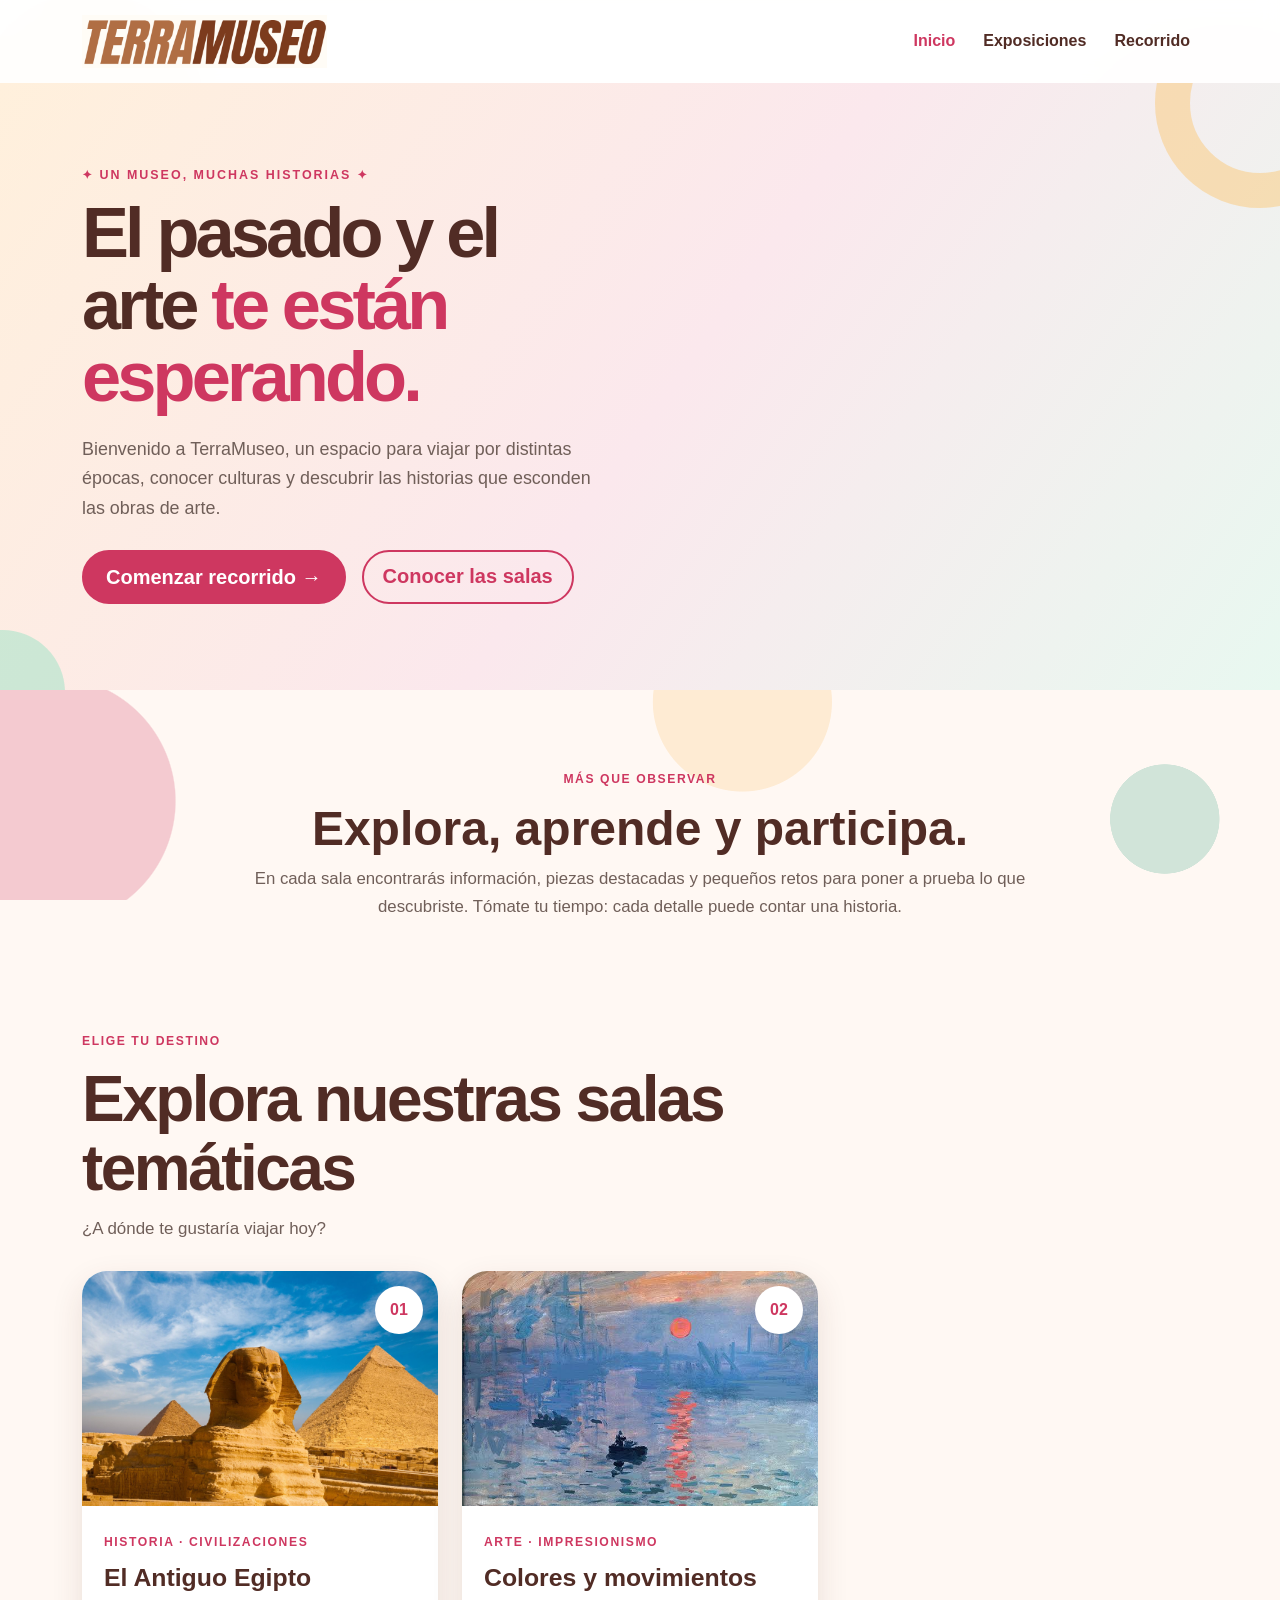
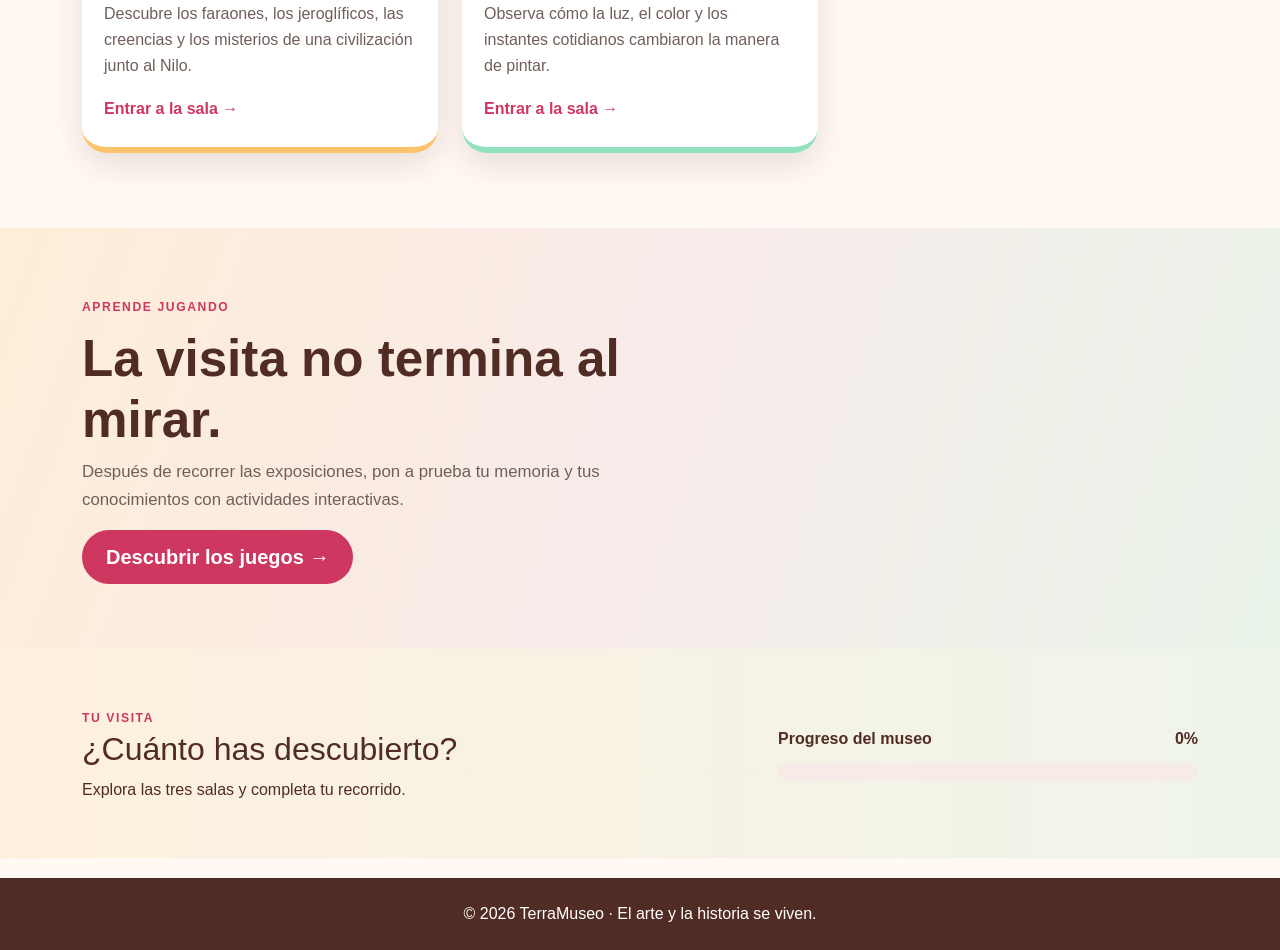
<file: index.html>
<!DOCTYPE html>
<html lang="es">
<head>
  <meta charset="UTF-8">
  <meta name="viewport" content="width=device-width, initial-scale=1.0">
  <meta name="description" content="TerraMuseo: un museo virtual para explorar arte, historia y creatividad.">
  <title>TerraMuseo | Un museo para descubrir</title>
  <link href="https://cdn.jsdelivr.net/npm/bootstrap@5.3.3/dist/css/bootstrap.min.css" rel="stylesheet">
  <link rel="stylesheet" href="CSS/styles.css">
</head>
<body class="home-page">
<nav class="navbar navbar-expand-lg terra-nav">
  <div class="container">
    <a class="navbar-brand" href="index.html"><img src="Resources/logo-terramuseo.png" alt="TerraMuseo" class="brand-logo"></a>
    <button class="navbar-toggler" type="button" data-bs-toggle="collapse" data-bs-target="#mainMenu" aria-controls="mainMenu" aria-expanded="false" aria-label="Abrir menú"><span class="navbar-toggler-icon"></span></button>
    <div class="collapse navbar-collapse" id="mainMenu">
      <ul class="navbar-nav ms-auto">
        <li class="nav-item"><a class="nav-link active" href="index.html">Inicio</a></li>
        <li class="nav-item"><a class="nav-link" href="exposiciones.html">Exposiciones</a></li>
        <li class="nav-item"><a class="nav-link" href="recorrido.html">Recorrido</a></li>
      </ul>
    </div>
  </div>
</nav>
<main>
  <section class="home-hero">
    <div class="container">
      <div class="row align-items-center g-5">
        <div class="col-lg-6">
          <span class="home-kicker">✦ UN MUSEO, MUCHAS HISTORIAS ✦</span>
          <h1>El pasado y el arte <span>te están esperando.</span></h1>
          <p>Bienvenido a TerraMuseo, un espacio para viajar por distintas épocas, conocer culturas y descubrir las historias que esconden las obras de arte.</p>
          <div class="d-flex flex-wrap gap-3">
            <a href="exposiciones.html" class="btn btn-terra btn-lg">Comenzar recorrido <span aria-hidden="true">→</span></a>
            <a href="#salas" class="btn btn-outline-terra btn-lg">Conocer las salas</a>
          </div>
        </div>
      </div>
    </div>
    <div class="hero-decoration hero-decoration-one"></div><div class="hero-decoration hero-decoration-two"></div>
  </section>

  <section class="container home-welcome">
    <div class="welcome-card">
      <span class="eyebrow">MÁS QUE OBSERVAR</span>
      <h2>Explora, aprende y participa.</h2>
      <p>En cada sala encontrarás información, piezas destacadas y pequeños retos para poner a prueba lo que descubriste. Tómate tu tiempo: cada detalle puede contar una historia.</p>
    </div>
  </section>

  <section class="container home-rooms" id="salas">
    <div class="section-intro">
      <span class="eyebrow">ELIGE TU DESTINO</span>
      <h2>Explora nuestras salas temáticas</h2>
      <p>¿A dónde te gustaría viajar hoy?</p>
    </div>
    <div class="row g-4">
      <div class="col-md-6 col-lg-4">
        <article class="home-room-card room-egypt">
          <div class="room-card-image"><img src="Resources/piramide.jpg" alt="Pirámides del antiguo Egipto"><span class="room-number">01</span></div>
          <div class="room-card-body"><span class="category-label">HISTORIA · CIVILIZACIONES</span><h3>El Antiguo Egipto</h3><p>Descubre los faraones, los jeroglíficos, las creencias y los misterios de una civilización junto al Nilo.</p><a href="egipto.html" class="text-link">Entrar a la sala →</a></div>
        </article>
      </div>
      <div class="col-md-6 col-lg-4">
        <article class="home-room-card room-impression">
          <div class="room-card-image"><img src="Resources/solnaciente.jpg" alt="Pintura impresionista"><span class="room-number">02</span></div>
          <div class="room-card-body"><span class="category-label">ARTE · IMPRESIONISMO</span><h3>Colores y movimientos</h3><p>Observa cómo la luz, el color y los instantes cotidianos cambiaron la manera de pintar.</p><a href="colores.html" class="text-link">Entrar a la sala →</a></div>
        </article>
      </div>
    </div>
  </section>

  <section class="home-experience">
    <div class="container">
      <div class="row align-items-center g-4">
        <div class="col-lg-7"><span class="eyebrow">APRENDE JUGANDO</span><h2>La visita no termina al mirar.</h2><p>Después de recorrer las exposiciones, pon a prueba tu memoria y tus conocimientos con actividades interactivas.</p><a href="juegos.html" class="btn btn-terra btn-lg">Descubrir los juegos →</a></div>
      </div>
    </div>
  </section>

  <section class="progress-section">
    <div class="container d-md-flex justify-content-between align-items-center gap-4">
      <div><span class="eyebrow">TU VISITA</span><h2>¿Cuánto has descubierto?</h2><p class="mb-md-0">Explora las tres salas y completa tu recorrido.</p></div>
      <div class="progress-area"><div class="d-flex justify-content-between"><strong>Progreso del museo</strong><strong id="progressText">0%</strong></div><div class="progress"><div id="progressBar" class="progress-bar" role="progressbar" style="width:0%"></div></div></div>
    </div>
  </section>
</main>
<footer class="site-footer"><div class="container">© 2026 TerraMuseo · El arte y la historia se viven.</div></footer>
<script src="https://cdn.jsdelivr.net/npm/bootstrap@5.3.3/dist/js/bootstrap.bundle.min.js"></script><script src="JS/app.js"></script>
</body></html>
</file>
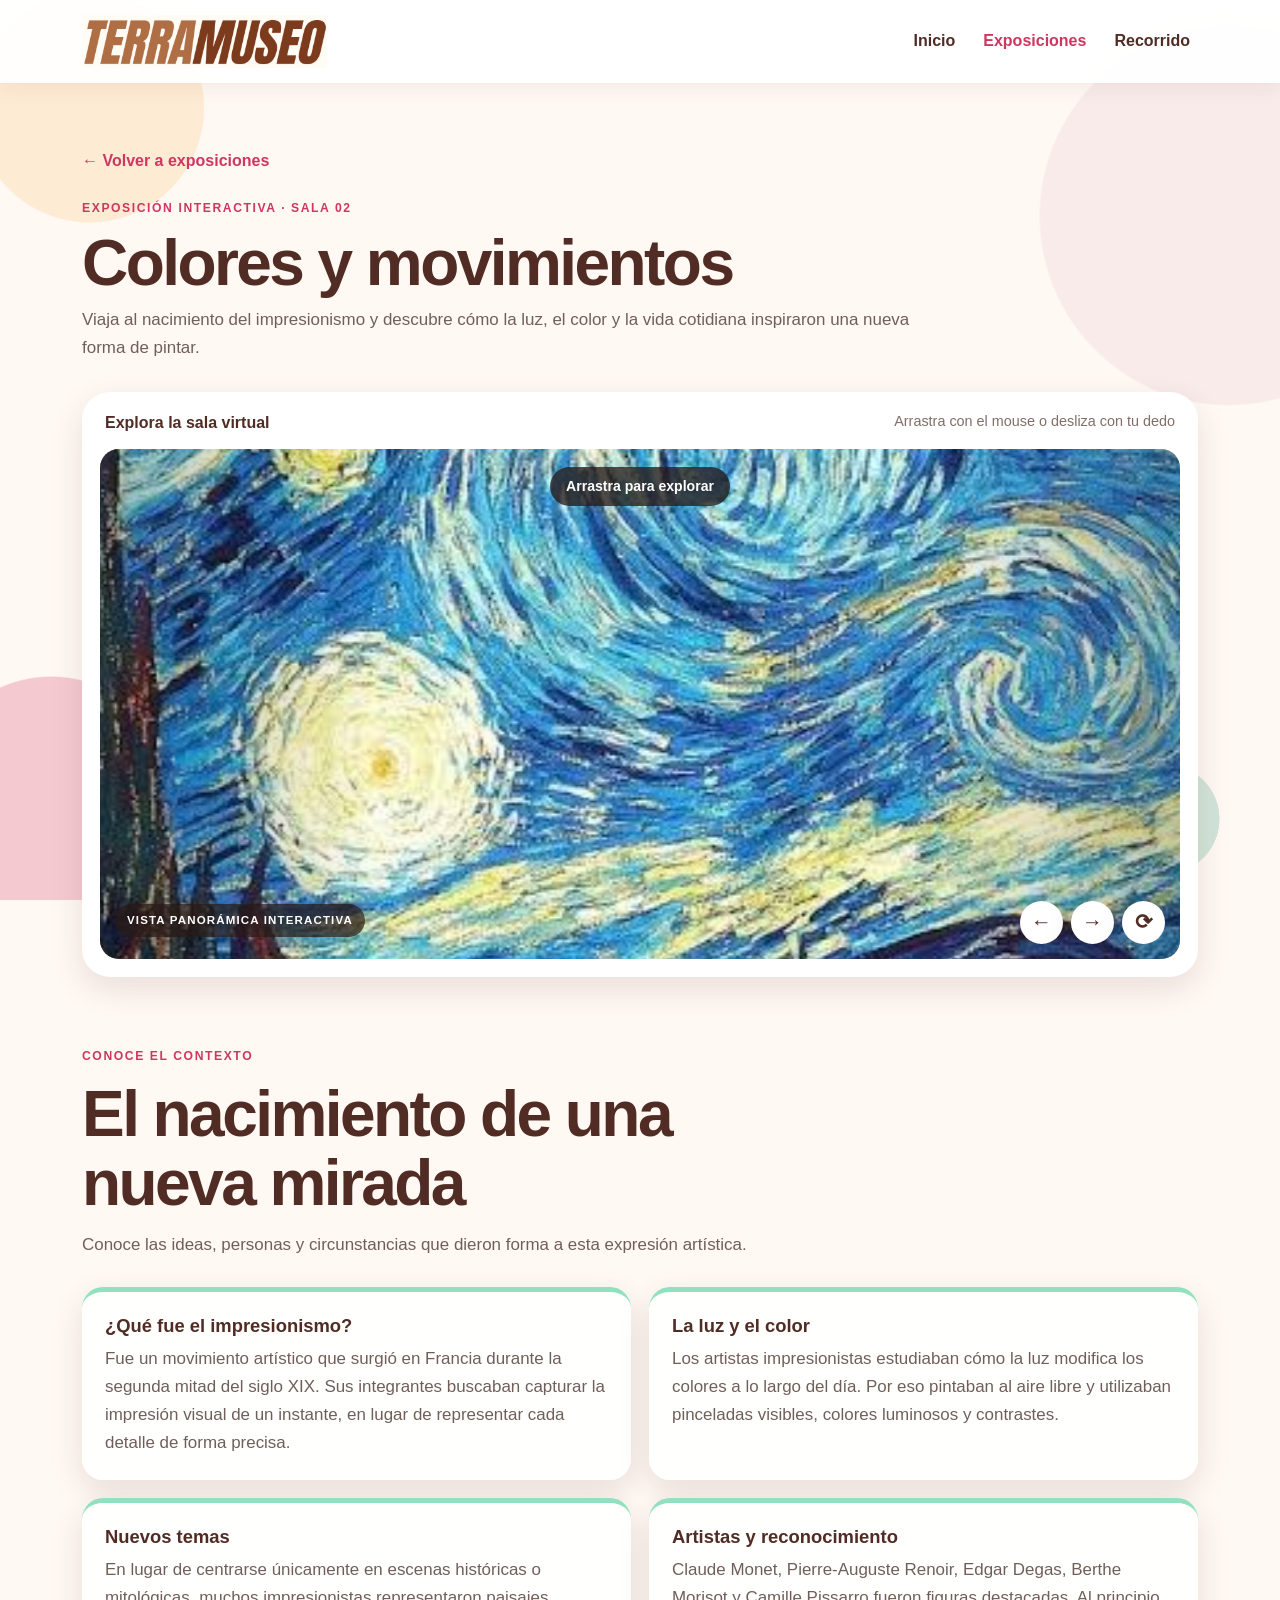
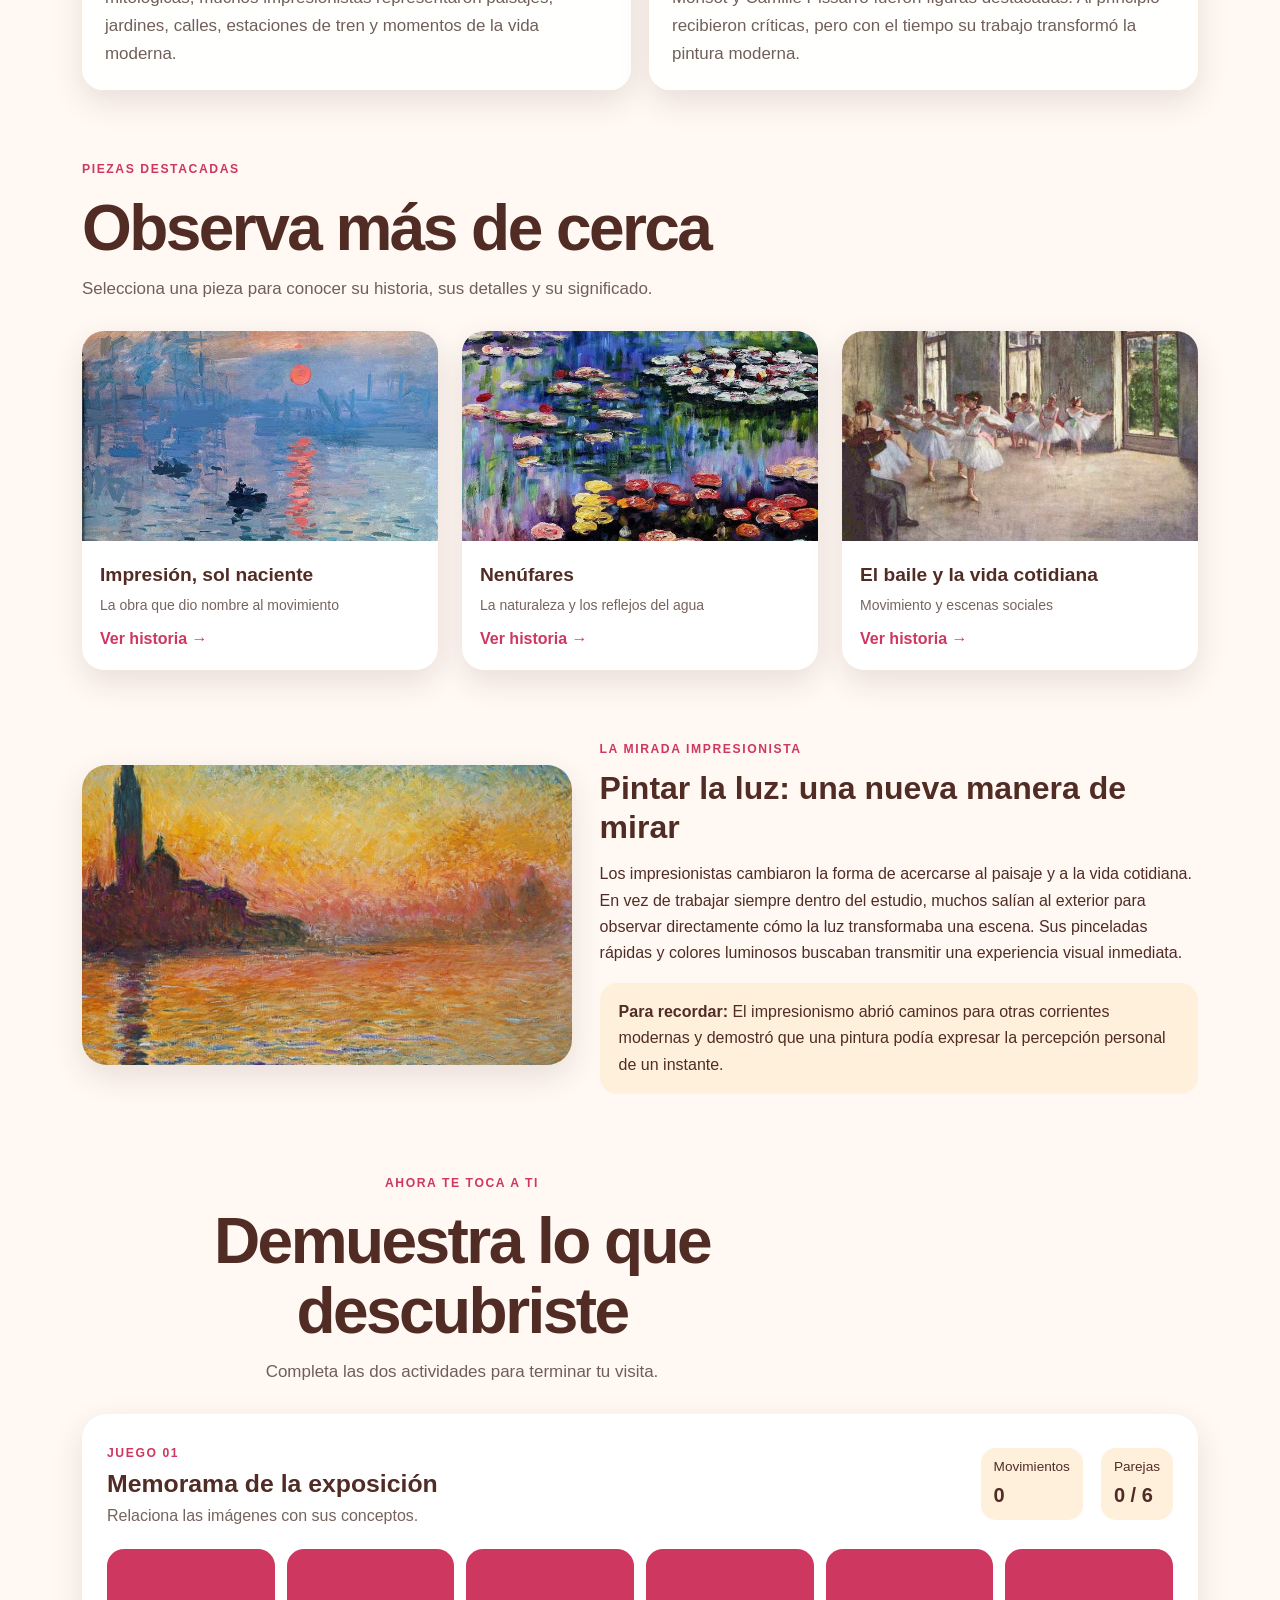
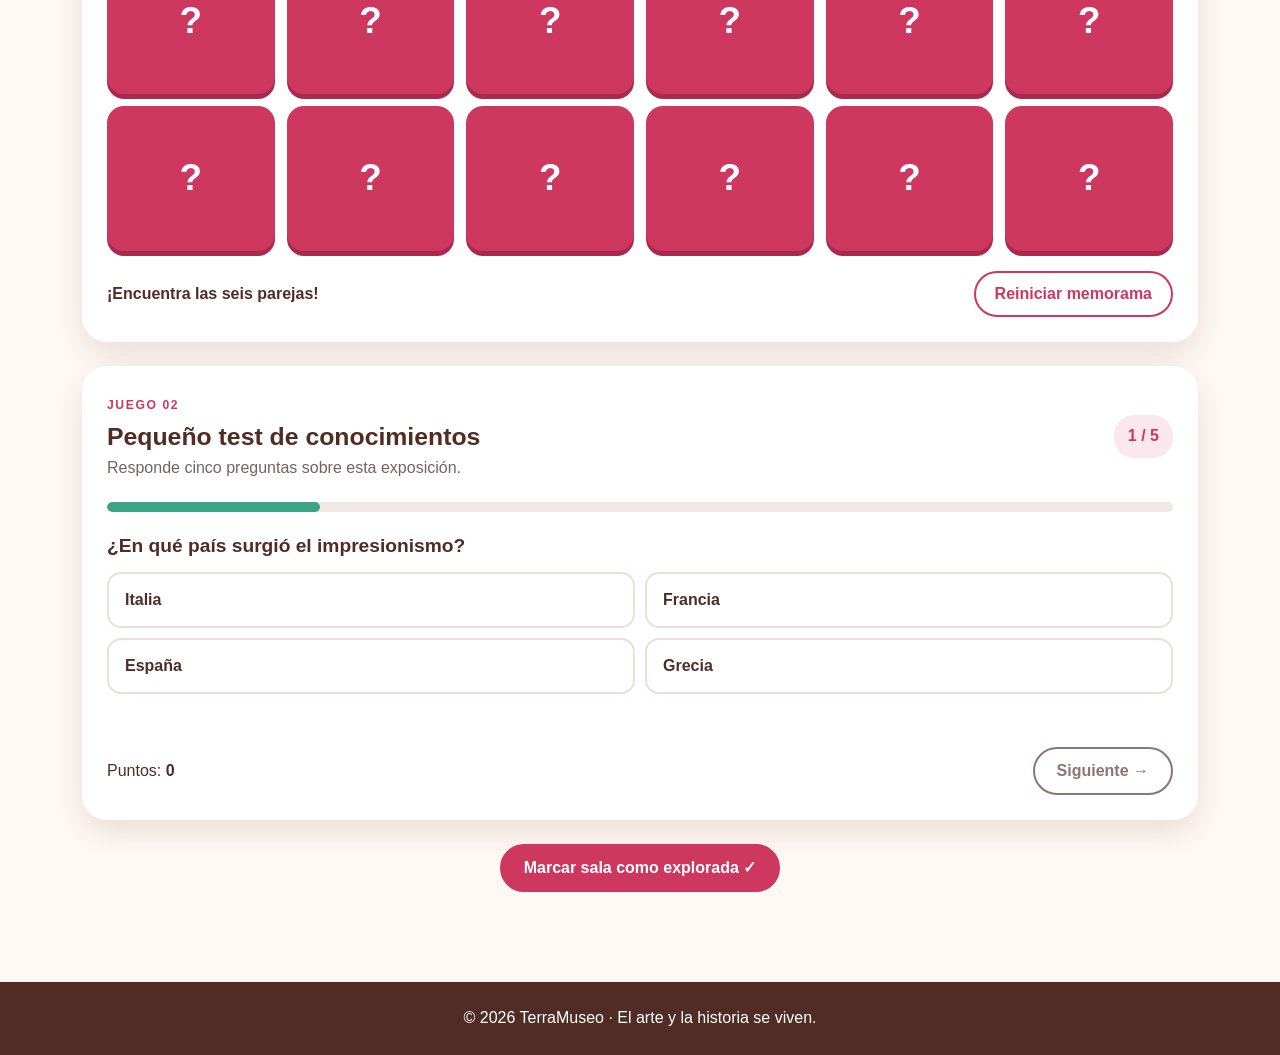
<file: colores.html>
<!DOCTYPE html>
<html lang="es"><head><meta charset="UTF-8"><meta name="viewport" content="width=device-width, initial-scale=1.0"><meta name="description" content="Colores y movimientos: exposición interactiva de TerraMuseo."><title>TerraMuseo | Colores y movimientos</title>
<link href="https://cdn.jsdelivr.net/npm/bootstrap@5.3.3/dist/css/bootstrap.min.css" rel="stylesheet"><link rel="stylesheet" href="CSS/styles.css"></head><body>
<nav class="navbar navbar-expand-lg terra-nav"><div class="container"><a class="navbar-brand" href="index.html"><img src="Resources/logo-terramuseo.png" alt="TerraMuseo" class="brand-logo"></a><button class="navbar-toggler" type="button" data-bs-toggle="collapse" data-bs-target="#mainMenu" aria-controls="mainMenu" aria-expanded="false" aria-label="Abrir menú"><span class="navbar-toggler-icon"></span></button><div class="collapse navbar-collapse" id="mainMenu"><ul class="navbar-nav ms-auto"><li class="nav-item"><a class="nav-link" href="index.html">Inicio</a></li><li class="nav-item"><a class="nav-link active" href="exposiciones.html">Exposiciones</a></li><li class="nav-item"><a class="nav-link" href="recorrido.html">Recorrido</a></li></ul></div></div></nav>
<main class="container section-space room-expanded">
<a class="back-link" href="exposiciones.html">← Volver a exposiciones</a>
<header class="exhibit-heading"><span class="eyebrow">EXPOSICIÓN INTERACTIVA · SALA 02</span><h1>Colores y movimientos</h1><p>Viaja al nacimiento del impresionismo y descubre cómo la luz, el color y la vida cotidiana inspiraron una nueva forma de pintar.</p></header>
<section class="panorama-section"><div class="panorama-topline"><strong>Explora la sala virtual</strong><span>Arrastra con el mouse o desliza con tu dedo</span></div>
<div class="panorama-viewer" id="panoramaViewer" tabindex="0" aria-label="Vista panorámica de la sala. Arrastra para mover la vista."><div class="panorama-image" id="panoramaImage" style="background-image:url('Resources/estrellas.jpg')"></div><div class="panorama-hint">Arrastra para explorar</div><div class="panorama-controls"><button id="panLeft" aria-label="Mover a la izquierda">←</button><button id="panRight" aria-label="Mover a la derecha">→</button><button id="panReset" aria-label="Centrar vista">⟳</button></div><div class="panorama-label">VISTA PANORÁMICA INTERACTIVA</div></div></section>
<section class="history-section"><div class="section-heading"><span class="eyebrow">CONOCE EL CONTEXTO</span><h2>El nacimiento de una nueva mirada</h2><p>Conoce las ideas, personas y circunstancias que dieron forma a esta expresión artística.</p></div><div class="history-grid"><article class="info-panel"><h3>¿Qué fue el impresionismo?</h3><p>Fue un movimiento artístico que surgió en Francia durante la segunda mitad del siglo XIX. Sus integrantes buscaban capturar la impresión visual de un instante, en lugar de representar cada detalle de forma precisa.</p></article><article class="info-panel"><h3>La luz y el color</h3><p>Los artistas impresionistas estudiaban cómo la luz modifica los colores a lo largo del día. Por eso pintaban al aire libre y utilizaban pinceladas visibles, colores luminosos y contrastes.</p></article><article class="info-panel"><h3>Nuevos temas</h3><p>En lugar de centrarse únicamente en escenas históricas o mitológicas, muchos impresionistas representaron paisajes, jardines, calles, estaciones de tren y momentos de la vida moderna.</p></article><article class="info-panel"><h3>Artistas y reconocimiento</h3><p>Claude Monet, Pierre-Auguste Renoir, Edgar Degas, Berthe Morisot y Camille Pissarro fueron figuras destacadas. Al principio recibieron críticas, pero con el tiempo su trabajo transformó la pintura moderna.</p></article></div></section>
<section class="artifacts-section"><div class="section-heading"><span class="eyebrow">PIEZAS DESTACADAS</span><h2>Observa más de cerca</h2><p>Selecciona una pieza para conocer su historia, sus detalles y su significado.</p></div><div class="row g-4"><div class="col-md-4"><button class="artifact-card" data-artifact="0"><img src="Resources/solnaciente.jpg" alt="Impresión, sol naciente"><span class="artifact-content"><strong>Impresión, sol naciente</strong><small>La obra que dio nombre al movimiento</small><em>Ver historia →</em></span></button></div><div class="col-md-4"><button class="artifact-card" data-artifact="1"><img src="Resources/nenufares.jpg" alt="Nenúfares"><span class="artifact-content"><strong>Nenúfares</strong><small>La naturaleza y los reflejos del agua</small><em>Ver historia →</em></span></button></div><div class="col-md-4"><button class="artifact-card" data-artifact="2"><img src="Resources/baile.jpg" alt="El baile y la vida cotidiana"><span class="artifact-content"><strong>El baile y la vida cotidiana</strong><small>Movimiento y escenas sociales</small><em>Ver historia →</em></span></button></div></div>
<div class="artifact-detail" id="artifactDetail" hidden><button id="closeArtifact" class="close-detail" aria-label="Cerrar">×</button><span class="eyebrow">FICHA DE LA PIEZA</span><h3 id="artifactTitle"></h3><p id="artifactDescription"></p><p class="artifact-fact" id="artifactFact"></p></div></section>
<section class="belief-section"><img src="Resources/luces.jpg" alt="Pintar la luz: una nueva manera de mirar"><div><span class="eyebrow">LA MIRADA IMPRESIONISTA</span><h2>Pintar la luz: una nueva manera de mirar</h2><p>Los impresionistas cambiaron la forma de acercarse al paisaje y a la vida cotidiana. En vez de trabajar siempre dentro del estudio, muchos salían al exterior para observar directamente cómo la luz transformaba una escena. Sus pinceladas rápidas y colores luminosos buscaban transmitir una experiencia visual inmediata.</p><div class="fact-box"><strong>Para recordar:</strong> El impresionismo abrió caminos para otras corrientes modernas y demostró que una pintura podía expresar la percepción personal de un instante.</div></div></section>
<section class="games-section" id="actividades"><div class="section-heading text-center"><span class="eyebrow">AHORA TE TOCA A TI</span><h2>Demuestra lo que descubriste</h2><p>Completa las dos actividades para terminar tu visita.</p></div>
<section class="game-panel" id="memorama"><div class="game-heading"><div><span class="game-number">JUEGO 01</span><h3>Memorama de la exposición</h3><p>Relaciona las imágenes con sus conceptos.</p></div><div class="game-stats"><span>Movimientos<strong id="memoryMoves">0</strong></span><span>Parejas<strong id="memoryPairs">0 / 6</strong></span></div></div><div class="memory-board" id="memoryBoard"></div><div class="game-footer"><p id="memoryMessage" aria-live="polite">¡Encuentra las seis parejas!</p><button class="btn btn-outline-terra" id="restartMemory">Reiniciar memorama</button></div></section>
<section class="game-panel quiz-panel" id="test"><div class="game-heading"><div><span class="game-number">JUEGO 02</span><h3>Pequeño test de conocimientos</h3><p>Responde cinco preguntas sobre esta exposición.</p></div><div class="quiz-count" id="quizCount">1 / 5</div></div><div class="quiz-progress"><div id="quizProgress"></div></div><h4 id="quizQuestion">Cargando pregunta...</h4><div class="quiz-options" id="quizOptions"></div><p class="quiz-feedback" id="quizFeedback" aria-live="polite"></p><div class="quiz-actions"><span>Puntos: <strong id="quizScore">0</strong></span><button class="btn btn-terra" id="nextQuestion" disabled>Siguiente →</button></div><div class="quiz-result" id="quizResult" hidden></div></section></section>
<div class="text-center mt-4"><button class="btn btn-terra mark-explored" data-room="colores">Marcar sala como explorada ✓</button></div>
</main><footer class="site-footer"><div class="container">© 2026 TerraMuseo · El arte y la historia se viven.</div></footer>
<script>window.TERRA_ROOM = {"pairs": [{"id": "sun", "name": "Amanecer", "image": "Resources/solnaciente.jpg"}, {"id": "water", "name": "Reflejos", "image": "Resources/reflejo.jpg"}, {"id": "garden", "name": "Jardín", "image": "Resources/jardin.jpg"}, {"id": "star", "name": "Estrellas", "image": "Resources/estrellas.jpg"}, {"id": "dance", "name": "Ballet", "image": "Resources/ballet.jpg"}, {"id": "nenufar", "name": "Nenufares", "image": "Resources/nenufares2.jpg"}], "questions": [{"q": "¿En qué país surgió el impresionismo?", "a": ["Italia", "Francia", "España", "Grecia"], "c": 1, "why": "El impresionismo surgió en Francia durante la segunda mitad del siglo XIX."}, {"q": "¿Qué buscaban capturar sus artistas?", "a": ["La impresión de un instante", "Solo escenas mitológicas", "Mapas exactos", "Retratos oficiales"], "c": 0, "why": "Buscaban transmitir la percepción de un momento, especialmente sus cambios de luz y color."}, {"q": "¿Qué elemento estudiaban especialmente?", "a": ["La perspectiva matemática", "La luz", "La escultura en piedra", "La arquitectura romana"], "c": 1, "why": "La luz era fundamental porque transforma los colores y la atmósfera de una escena."}, {"q": "¿Quién pintó numerosas versiones de los nenúfares?", "a": ["Vincent van Gogh", "Pablo Picasso", "Claude Monet", "Salvador Dalí"], "c": 2, "why": "Claude Monet trabajó durante años en las series de nenúfares de su jardín."}, {"q": "¿Qué técnica visual es frecuente en el impresionismo?", "a": ["Pinceladas visibles y sueltas", "Contornos siempre rígidos", "Ausencia de color", "Mosaicos de piedra"], "c": 0, "why": "Las pinceladas sueltas y visibles ayudaban a transmitir la sensación de un instante."}], "artifacts": [{"title": "Impresión, sol naciente", "description": "Claude Monet pintó esta escena del puerto de Le Havre con pinceladas sueltas y una atmósfera dominada por la luz del amanecer. La obra se presentó en 1874 y su título inspiró el nombre «impresionismo».", "fact": "La pintura no busca reproducir cada detalle del puerto: transmite la sensación visual de un momento fugaz."}, {"title": "Nenúfares", "description": "Monet dedicó décadas a pintar el estanque de nenúfares de su jardín en Giverny. En estas obras exploró los reflejos, los cambios de luz y las variaciones del color.", "fact": "Monet pintó numerosas versiones del mismo jardín en diferentes condiciones de luz."}, {"title": "El baile y la vida cotidiana", "description": "Edgar Degas se interesó por el movimiento del cuerpo y representó con frecuencia bailarinas, ensayos y escenas detrás del escenario. Sus composiciones parecen capturar instantes espontáneos.", "fact": "Degas experimentó con encuadres inspirados en la fotografía y en las estampas japonesas."}]};</script><script src="https://cdn.jsdelivr.net/npm/bootstrap@5.3.3/dist/js/bootstrap.bundle.min.js"></script><script src="JS/salas.js"></script><script src="JS/app.js"></script></body></html>
</file>
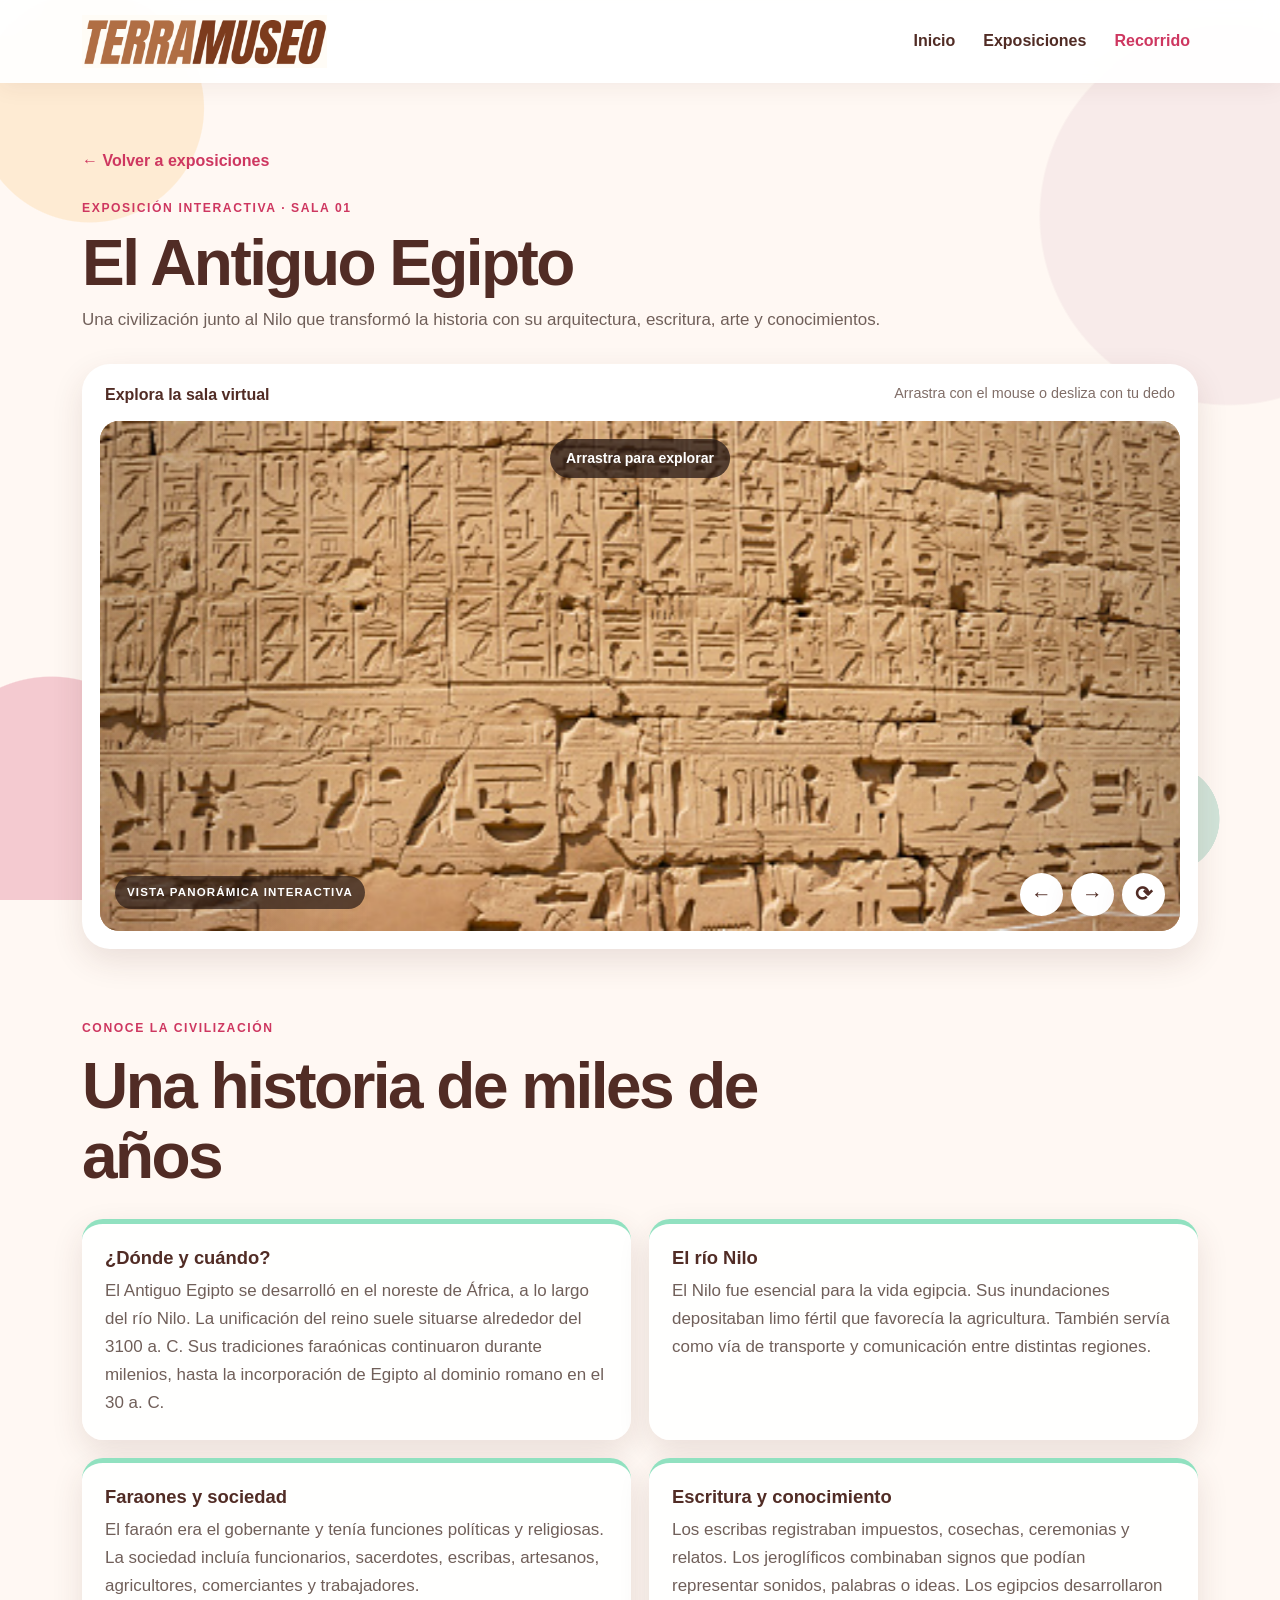
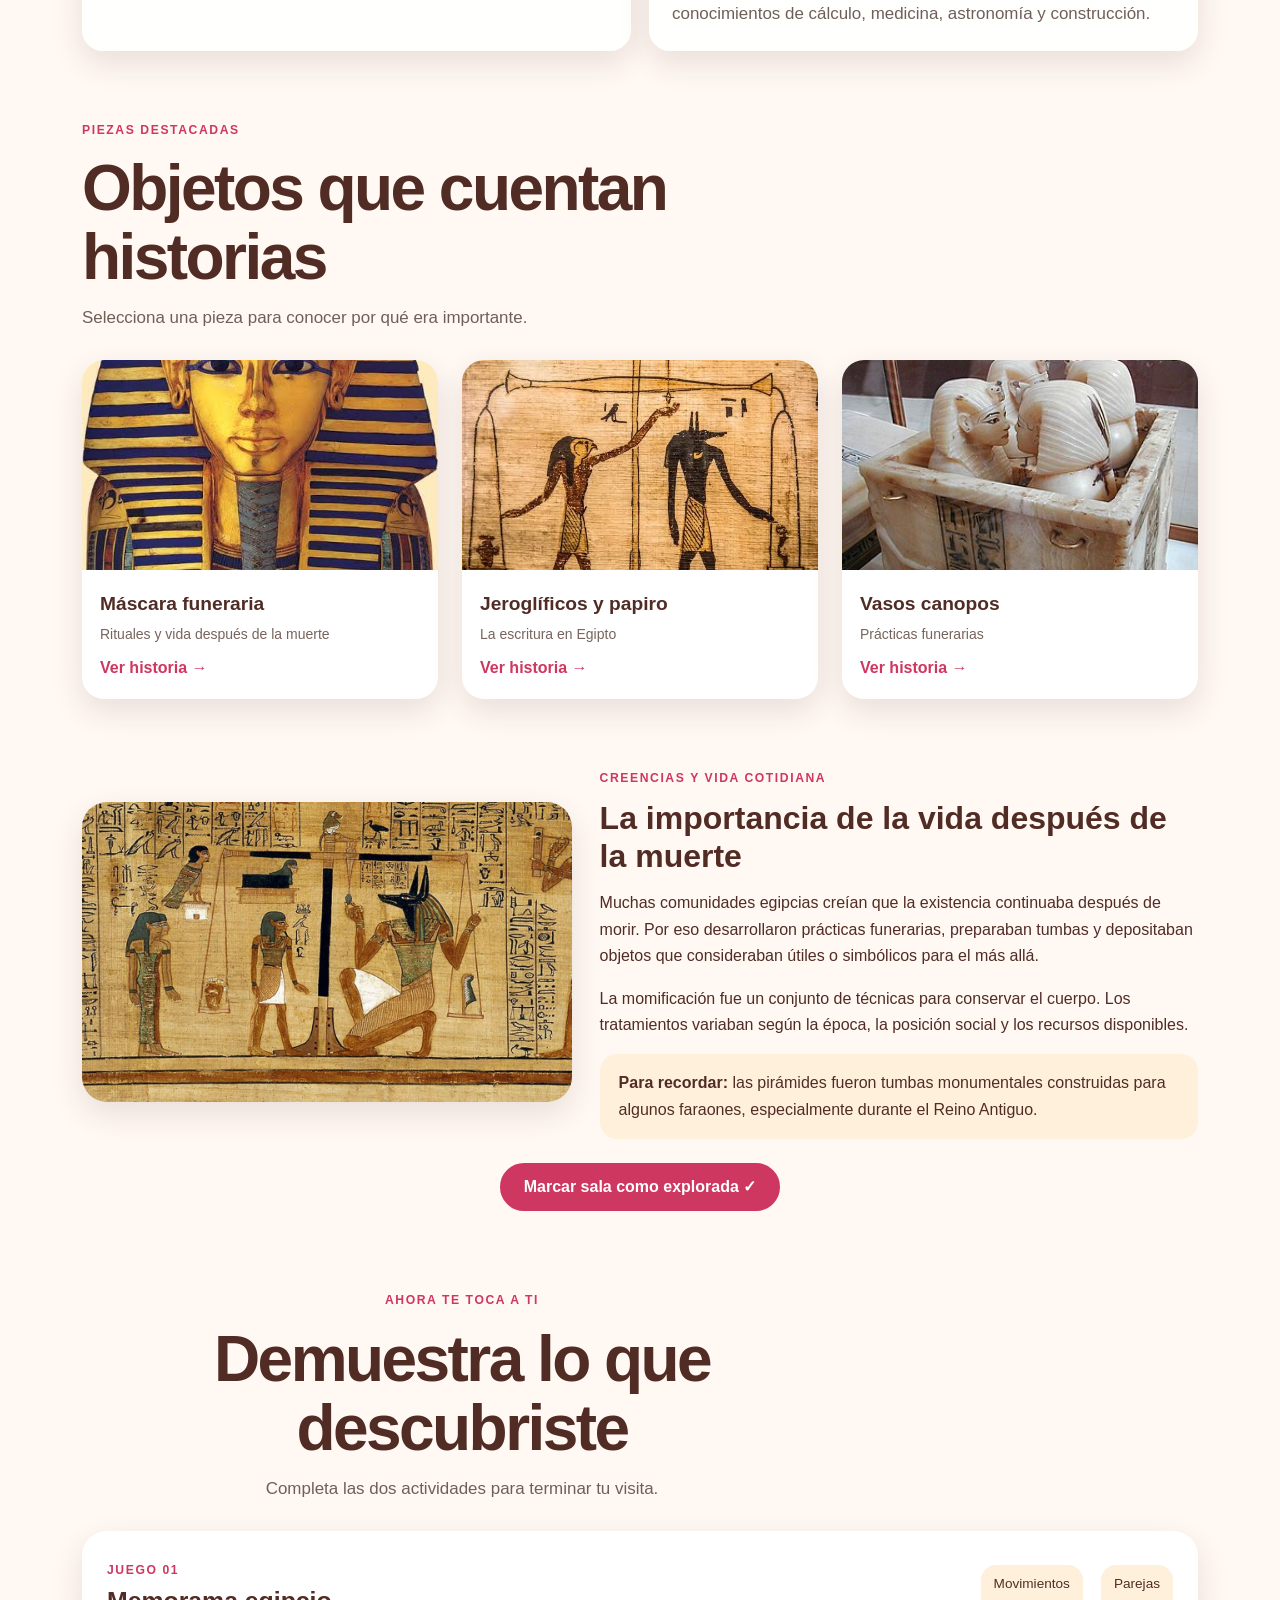
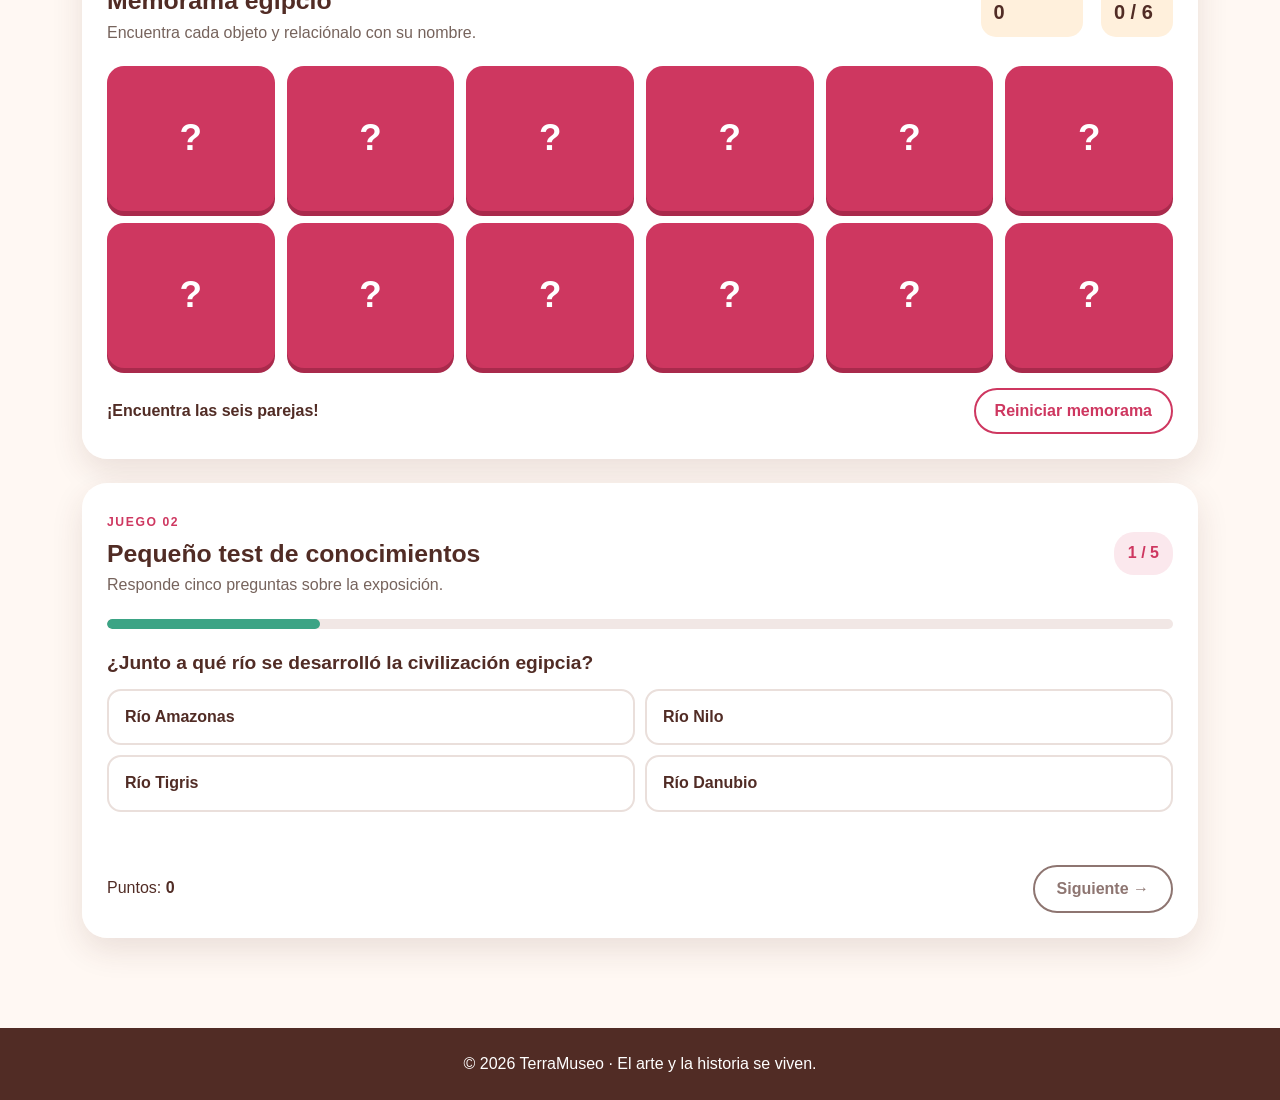
<file: egipto.html>
<!DOCTYPE html>
<html lang="es">
<head>
<meta charset="UTF-8"><meta name="viewport" content="width=device-width, initial-scale=1.0">
<title>TerraMuseo | El Antiguo Egipto</title>
<link href="https://cdn.jsdelivr.net/npm/bootstrap@5.3.3/dist/css/bootstrap.min.css" rel="stylesheet">
<link rel="stylesheet" href="CSS/styles.css">
</head>
<body>
<nav class="navbar navbar-expand-lg terra-nav"><div class="container"><a class="navbar-brand" href="index.html"><img src="Resources/logo-terramuseo.png" alt="TerraMuseo" class="brand-logo"></a><button class="navbar-toggler" type="button" data-bs-toggle="collapse" data-bs-target="#mainMenu" aria-label="Abrir menú"><span class="navbar-toggler-icon"></span></button><div class="collapse navbar-collapse" id="mainMenu"><ul class="navbar-nav ms-auto"><li class="nav-item"><a class="nav-link" href="index.html">Inicio</a></li><li class="nav-item"><a class="nav-link" href="exposiciones.html">Exposiciones</a></li><li class="nav-item"><a class="nav-link active" href="recorrido.html">Recorrido</a></li></ul></div></div></nav>
<main class="container section-space">
<a class="back-link" href="exposiciones.html">← Volver a exposiciones</a>
<header class="exhibit-heading"><span class="eyebrow">EXPOSICIÓN INTERACTIVA · SALA 01</span><h1>El Antiguo Egipto</h1><p>Una civilización junto al Nilo que transformó la historia con su arquitectura, escritura, arte y conocimientos.</p></header>
<section class="panorama-section"><div class="panorama-topline"><strong>Explora la sala virtual</strong><span>Arrastra con el mouse o desliza con tu dedo</span></div><div class="panorama-viewer" id="panoramaViewer" tabindex="0" aria-label="Vista panorámica simulada del Antiguo Egipto. Arrastra para mover la vista."><div class="panorama-image" id="panoramaImage"></div><div class="panorama-hint">Arrastra para explorar</div><div class="panorama-controls"><button id="panLeft" aria-label="Mover a la izquierda">←</button><button id="panRight" aria-label="Mover a la derecha">→</button><button id="panReset" aria-label="Centrar vista">⟳</button></div><div class="panorama-label">VISTA PANORÁMICA INTERACTIVA</div></div></section>
<section class="history-section"><div class="section-heading"><span class="eyebrow">CONOCE LA CIVILIZACIÓN</span><h2>Una historia de miles de años</h2></div><div class="history-grid">
<article class="info-panel"><h3>¿Dónde y cuándo?</h3><p>El Antiguo Egipto se desarrolló en el noreste de África, a lo largo del río Nilo. La unificación del reino suele situarse alrededor del 3100 a. C. Sus tradiciones faraónicas continuaron durante milenios, hasta la incorporación de Egipto al dominio romano en el 30 a. C.</p></article>
<article class="info-panel"><h3> El río Nilo</h3><p>El Nilo fue esencial para la vida egipcia. Sus inundaciones depositaban limo fértil que favorecía la agricultura. También servía como vía de transporte y comunicación entre distintas regiones.</p></article>
<article class="info-panel"><h3>Faraones y sociedad</h3><p>El faraón era el gobernante y tenía funciones políticas y religiosas. La sociedad incluía funcionarios, sacerdotes, escribas, artesanos, agricultores, comerciantes y trabajadores.</p></article>
<article class="info-panel"><h3> Escritura y conocimiento</h3><p>Los escribas registraban impuestos, cosechas, ceremonias y relatos. Los jeroglíficos combinaban signos que podían representar sonidos, palabras o ideas. Los egipcios desarrollaron conocimientos de cálculo, medicina, astronomía y construcción.</p></article>
</div></section>
<section class="artifacts-section"><div class="section-heading"><span class="eyebrow">PIEZAS DESTACADAS</span><h2>Objetos que cuentan historias</h2><p>Selecciona una pieza para conocer por qué era importante.</p></div><div class="row g-4">
<div class="col-md-4"><button class="artifact-card" data-artifact="mask"><img src="Resources/mascfuneraria.jpg" alt="Máscara funeraria"><span class="artifact-content"><strong>Máscara funeraria</strong><small>Rituales y vida después de la muerte</small><em>Ver historia →</em></span></button></div>
<div class="col-md-4"><button class="artifact-card" data-artifact="papyrus"><img src="Resources/papiro2.jpg" alt="Escritura egipcia"><span class="artifact-content"><strong>Jeroglíficos y papiro</strong><small>La escritura en Egipto</small><em>Ver historia →</em></span></button></div>
<div class="col-md-4"><button class="artifact-card" data-artifact="canopic"><img src="Resources/vasosc.jpg" alt="Vasija antigua"><span class="artifact-content"><strong>Vasos canopos</strong><small>Prácticas funerarias</small><em>Ver historia →</em></span></button></div>
</div><div class="artifact-detail" id="artifactDetail" hidden><button id="closeArtifact" class="close-detail" aria-label="Cerrar">×</button><span class="eyebrow">FICHA DE LA PIEZA</span><h3 id="artifactTitle"></h3><p id="artifactDescription"></p><p class="artifact-fact" id="artifactFact"></p></div></section>
<section class="belief-section"><img src="Resources/vidamuert.webp" alt="Pirámides egipcias"><div><span class="eyebrow">CREENCIAS Y VIDA COTIDIANA</span><h2>La importancia de la vida después de la muerte</h2><p>Muchas comunidades egipcias creían que la existencia continuaba después de morir. Por eso desarrollaron prácticas funerarias, preparaban tumbas y depositaban objetos que consideraban útiles o simbólicos para el más allá.</p><p>La momificación fue un conjunto de técnicas para conservar el cuerpo. Los tratamientos variaban según la época, la posición social y los recursos disponibles.</p><div class="fact-box"><strong>Para recordar:</strong> las pirámides fueron tumbas monumentales construidas para algunos faraones, especialmente durante el Reino Antiguo.</div></div></section>
<div class="text-center mt-4"><button class="btn btn-terra mark-explored" data-room="egipto">Marcar sala como explorada ✓</button></div>
<section class="games-section" id="actividades"><div class="section-heading text-center"><span class="eyebrow">AHORA TE TOCA A TI</span><h2>Demuestra lo que descubriste</h2><p>Completa las dos actividades para terminar tu visita.</p></div>
<section class="game-panel" id="memorama"><div class="game-heading"><div><span class="game-number">JUEGO 01</span><h3>Memorama egipcio</h3><p>Encuentra cada objeto y relaciónalo con su nombre.</p></div><div class="game-stats"><span>Movimientos <strong id="memoryMoves">0</strong></span><span>Parejas <strong id="memoryPairs">0 / 6</strong></span></div></div><div class="memory-board" id="memoryBoard"></div><div class="game-footer"><p id="memoryMessage" aria-live="polite">¡Encuentra las seis parejas!</p><button class="btn btn-outline-terra" id="restartMemory">Reiniciar memorama</button></div></section>
<section class="game-panel quiz-panel" id="test"><div class="game-heading"><div><span class="game-number">JUEGO 02</span><h3>Pequeño test de conocimientos</h3><p>Responde cinco preguntas sobre la exposición.</p></div><div class="quiz-count" id="quizCount">1 / 5</div></div><div class="quiz-progress"><div id="quizProgress"></div></div><h4 id="quizQuestion">Cargando pregunta...</h4><div class="quiz-options" id="quizOptions"></div><p class="quiz-feedback" id="quizFeedback" aria-live="polite"></p><div class="quiz-actions"><span>Puntos: <strong id="quizScore">0</strong></span><button class="btn btn-terra" id="nextQuestion" disabled>Siguiente →</button></div><div class="quiz-result" id="quizResult" hidden></div></section>
</section></main><footer class="site-footer"><div class="container">© 2026 TerraMuseo · El arte y la historia se viven.</div></footer>
<script src="https://cdn.jsdelivr.net/npm/bootstrap@5.3.3/dist/js/bootstrap.bundle.min.js"></script><script src="JS/egipto.js"></script></body></html>
</file>
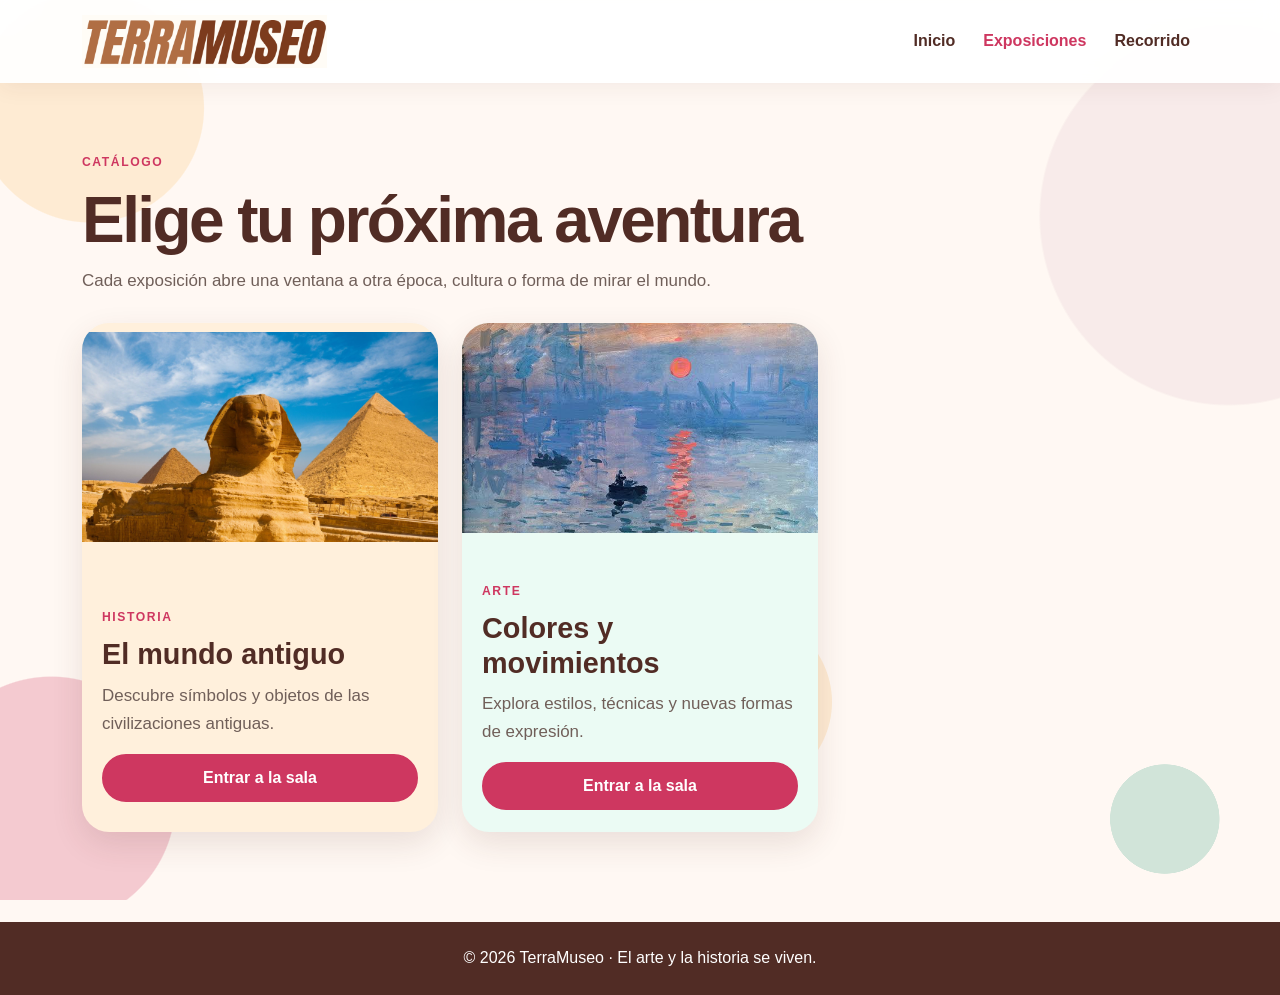
<file: exposiciones.html>
<!DOCTYPE html>
<html lang="es">
<head>
  <meta charset="UTF-8"><meta name="viewport" content="width=device-width, initial-scale=1.0">
  <title>TerraMuseo | Exposiciones</title>
  <link href="https://cdn.jsdelivr.net/npm/bootstrap@5.3.3/dist/css/bootstrap.min.css" rel="stylesheet"><link rel="stylesheet" href="CSS/styles.css">
</head>
<body>
  <nav class="navbar navbar-expand-lg navbar-dark terra-nav"><div class="container"><a class="navbar-brand" href="index.html"><img src="Resources/logo-terramuseo.png" alt="TerraMuseo" class="brand-logo"></a><button class="navbar-toggler" type="button" data-bs-toggle="collapse" data-bs-target="#mainMenu" aria-label="Abrir menú"><span class="navbar-toggler-icon"></span></button><div class="collapse navbar-collapse" id="mainMenu"><ul class="navbar-nav ms-auto"><li class="nav-item"><a class="nav-link" href="index.html">Inicio</a></li><li class="nav-item"><a class="nav-link active" href="exposiciones.html">Exposiciones</a></li>  <li class="nav-item"><a class="nav-link" href="recorrido.html">Recorrido</a></li></ul></div></div></nav>  <main class="container section-space">
    <div class="section-intro"><span class="eyebrow">CATÁLOGO</span><h1>Elige tu próxima aventura</h1><p>Cada exposición abre una ventana a otra época, cultura o forma de mirar el mundo.</p></div>
    <div class="row g-4">
      <div class="col-md-6 col-lg-4"><article class="exhibit-card feature-peach"><img class="exhibit-image" src="Resources/piramide.jpg" alt="Arte y objetos antiguos"><div class="feature-body"><span class="category-label">HISTORIA</span><h2>El mundo antiguo</h2><p>Descubre símbolos y objetos de las civilizaciones antiguas.</p><a class="btn btn-terra" href="egipto.html">Entrar a la sala</a></div></article></div>
      <div class="col-md-6 col-lg-4"><article class="exhibit-card feature-mint"><img class="exhibit-image" src="Resources/solnaciente.jpg" alt="Pintura de colores"><div class="feature-body"><span class="category-label">ARTE</span><h2>Colores y movimientos</h2><p>Explora estilos, técnicas y nuevas formas de expresión.</p><a class="btn btn-terra" href="colores.html">Entrar a la sala</a></div></article></div>
    </div>
  </main>
  <footer class="site-footer"><div class="container">© 2026 TerraMuseo · El arte y la historia se viven.</div></footer>
  <script src="https://cdn.jsdelivr.net/npm/bootstrap@5.3.3/dist/js/bootstrap.bundle.min.js"></script><script src="JS/app.js"></script>
</body></html>
</file>
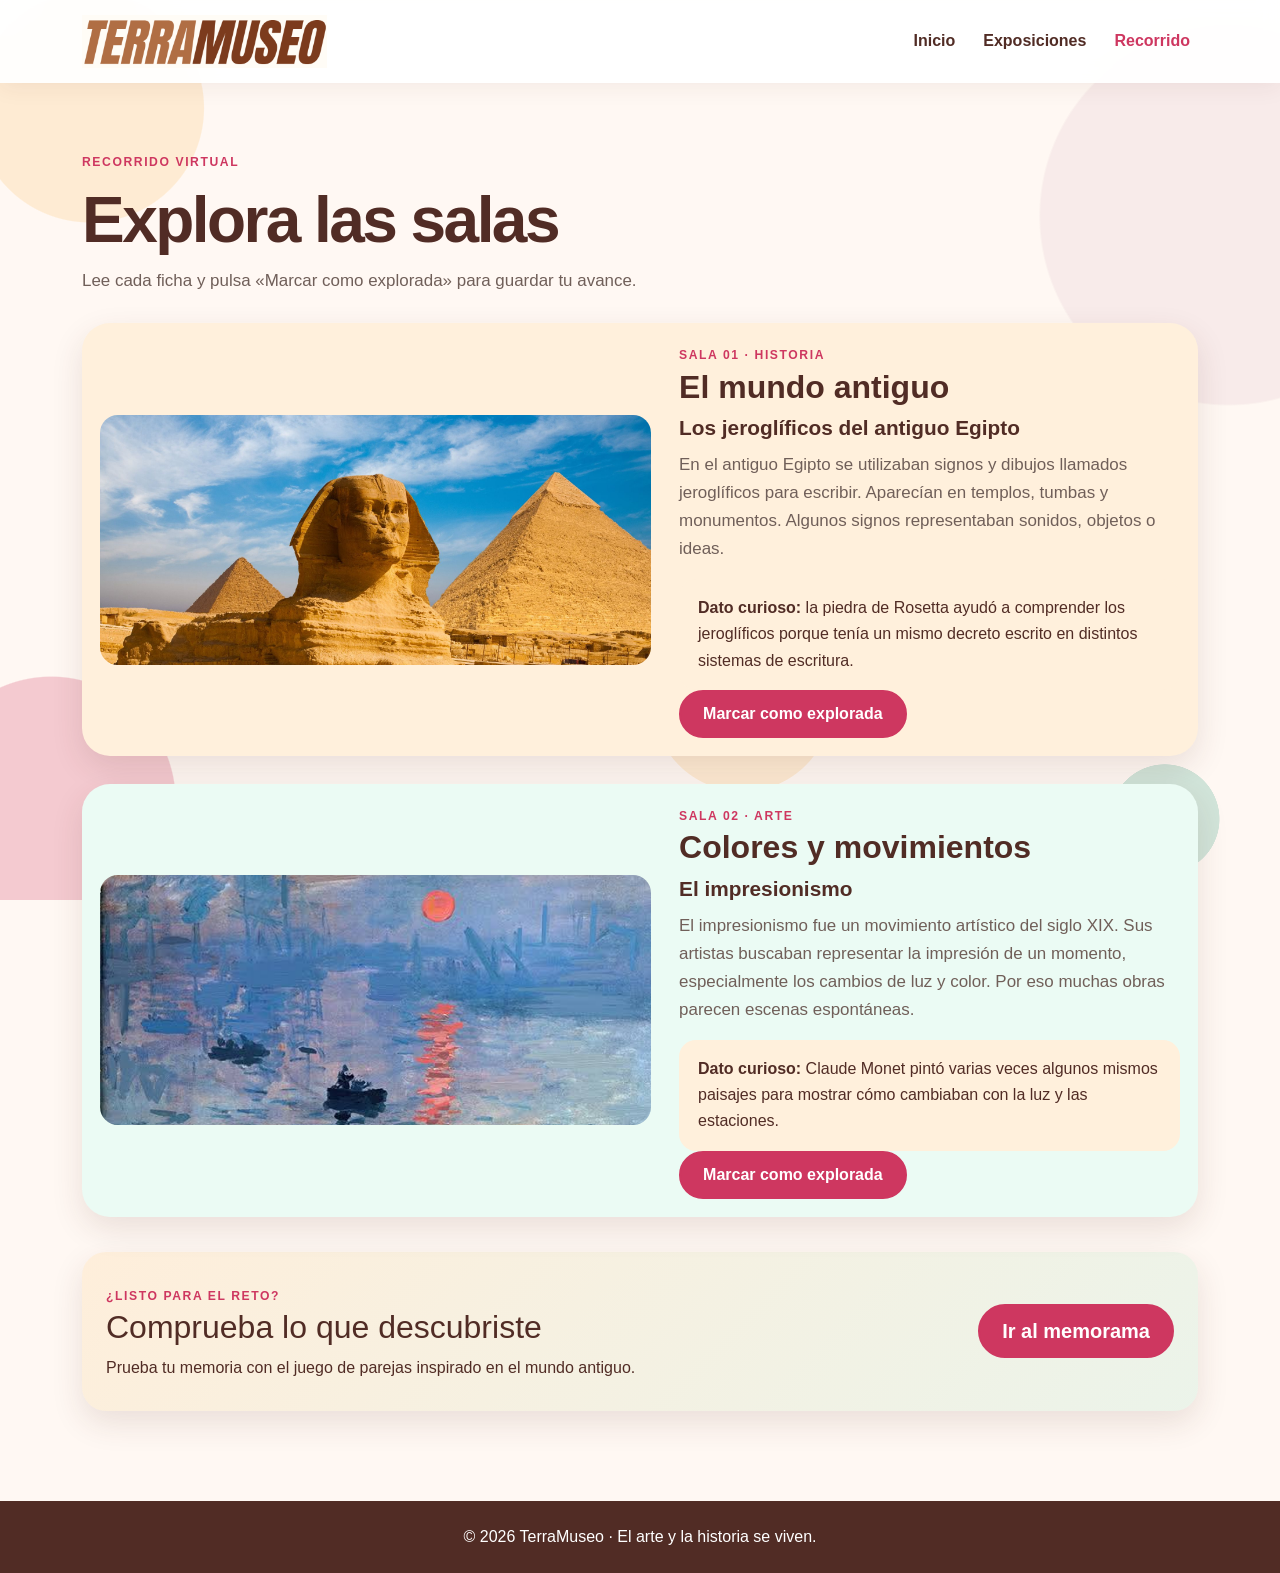
<file: recorrido.html>
<!DOCTYPE html>
<html lang="es">
<head>
  <meta charset="UTF-8"><meta name="viewport" content="width=device-width, initial-scale=1.0">
  <title>TerraMuseo | Recorrido</title>
  <link href="https://cdn.jsdelivr.net/npm/bootstrap@5.3.3/dist/css/bootstrap.min.css" rel="stylesheet"><link rel="stylesheet" href="CSS/styles.css">
</head>
<body>
  <nav class="navbar navbar-expand-lg navbar-dark terra-nav"><div class="container"><a class="navbar-brand" href="index.html"><img src="Resources/logo-terramuseo.png" alt="TerraMuseo" class="brand-logo"></a><button class="navbar-toggler" type="button" data-bs-toggle="collapse" data-bs-target="#mainMenu" aria-label="Abrir menú"><span class="navbar-toggler-icon"></span></button><div class="collapse navbar-collapse" id="mainMenu"><ul class="navbar-nav ms-auto"><li class="nav-item"><a class="nav-link" href="index.html">Inicio</a></li><li class="nav-item"><a class="nav-link" href="exposiciones.html">Exposiciones</a></li><li class="nav-item"><a class="nav-link active" href="recorrido.html">Recorrido</a></li></ul></div></div></nav>
  <main class="container section-space">
    <div class="section-intro"><span class="eyebrow">RECORRIDO VIRTUAL</span><h1>Explora las salas</h1><p>Lee cada ficha y pulsa «Marcar como explorada» para guardar tu avance.</p></div>

    <section id="antiguo" class="museum-room feature-peach">
      <img src="Resources/piramide.jpg" alt="Escultura y piezas de arte antiguo" class="room-image">
      <div class="room-copy"><span class="category-label">SALA 01 · HISTORIA</span><h2>El mundo antiguo</h2><h3>Los jeroglíficos del antiguo Egipto</h3><p>En el antiguo Egipto se utilizaban signos y dibujos llamados jeroglíficos para escribir. Aparecían en templos, tumbas y monumentos. Algunos signos representaban sonidos, objetos o ideas.</p><div class="fact-box"><strong>Dato curioso:</strong> la piedra de Rosetta ayudó a comprender los jeroglíficos porque tenía un mismo decreto escrito en distintos sistemas de escritura.</div><button class="btn btn-terra mark-explored" data-room="antiguo">Marcar como explorada</button></div>
    </section>

    <section id="movimientos" class="museum-room feature-mint">
      <img src="Resources/solnaciente.jpg" alt="Pintura de estilo artístico" class="room-image">
      <div class="room-copy"><span class="category-label">SALA 02 · ARTE</span><h2>Colores y movimientos</h2><h3>El impresionismo</h3><p>El impresionismo fue un movimiento artístico del siglo XIX. Sus artistas buscaban representar la impresión de un momento, especialmente los cambios de luz y color. Por eso muchas obras parecen escenas espontáneas.</p><div class="fact-box"><strong>Dato curioso:</strong> Claude Monet pintó varias veces algunos mismos paisajes para mostrar cómo cambiaban con la luz y las estaciones.</div><button class="btn btn-terra mark-explored" data-room="movimientos">Marcar como explorada</button></div>
    </section>

    <div class="game-callout"><div><span class="eyebrow">¿LISTO PARA EL RETO?</span><h2>Comprueba lo que descubriste</h2><p class="mb-0">Prueba tu memoria con el juego de parejas inspirado en el mundo antiguo.</p></div><a href="juegos.html" class="btn btn-terra btn-lg">Ir al memorama</a></div>
  </main>
  <footer class="site-footer"><div class="container">© 2026 TerraMuseo · El arte y la historia se viven.</div></footer>
  <script src="https://cdn.jsdelivr.net/npm/bootstrap@5.3.3/dist/js/bootstrap.bundle.min.js"></script><script src="JS/app.js"></script>
</body></html>
</file>
<file: CSS/styles.css>
﻿:root {
  --gold: #fbc36c;
  --green: #3ba485;
  --pink: #ce3760;
  --mint: #91e1c0;
  --dusty: #dfc4cd;
  --ink: #512c25;
  --paper: #fff8f3;
  --white: #ffffff;
  --shadow: 0 12px 32px rgba(81, 44, 37, 0.12);
}

* { box-sizing: border-box; }
html { scroll-behavior: smooth; }
body {
  position: relative;
  isolation: isolate;
  min-height: 100vh;
  overflow-x: hidden;
  color: var(--ink);
  background: var(--paper);
  font-family: "Trebuchet MS", Arial, sans-serif;
  line-height: 1.65;
}
body::before {
  content: "";
  position: fixed;
  inset: 0;
  z-index: -1;
  pointer-events: none;
  opacity: 0.23;
  background: radial-gradient(circle 115px at 7% 12%, var(--gold) 0 99%, transparent 100%),
    radial-gradient(circle 190px at 96% 24%, var(--dusty) 0 99%, transparent 100%),
    radial-gradient(circle 68px at 16% 53%, var(--mint) 0 99%, transparent 100%),
    radial-gradient(circle 125px at 4% 89%, var(--pink) 0 99%, transparent 100%),
    radial-gradient(circle 90px at 58% 78%, var(--gold) 0 99%, transparent 100%),
    radial-gradient(circle 55px at 91% 91%, var(--green) 0 99%, transparent 100%);
}
img { max-width: 100%; }
a { text-decoration: none; }

.terra-nav {
  background: rgba(255, 255, 255, 0.93);
  backdrop-filter: blur(10px);
  box-shadow: 0 4px 22px rgba(81, 44, 37, 0.07);
  padding: 10px 0;
}
.brand-logo { display: block; width: min(245px, 55vw); height: auto; }
.navbar-nav .nav-link {
  color: var(--ink) !important;
  font-weight: 800;
  margin-left: 12px;
}
.navbar-nav .nav-link:hover,
.navbar-nav .nav-link.active { color: var(--pink) !important; }

.btn-terra,
.btn-outline-terra {
  border-radius: 999px;
  font-weight: 900;
  transition: all 0.2s ease;
}
.btn-terra {
  color: #fff;
  background: var(--pink);
  border: 2px solid var(--pink);
  padding: 10px 22px;
}
.btn-terra:hover {
  background: #ad294d;
  border-color: #ad294d;
  color: #fff;
}
.btn-outline-terra {
  color: var(--pink);
  border: 2px solid var(--pink);
  background: transparent;
  padding: 9px 19px;
}
.btn-outline-terra:hover {
  color: #fff;
  background: var(--pink);
}

.eyebrow,
.category-label,
.game-number {
  display: inline-block;
  color: var(--pink);
  font-size: 0.76rem;
  letter-spacing: 0.13em;
  font-weight: 900;
}

.hero-section {
  background: linear-gradient(120deg, rgba(251, 195, 108, 0.8), rgba(223, 196, 205, 0.75) 55%, rgba(145, 225, 192, 0.75));
  padding: 65px 0;
}
.hero-content h1,
.section-intro h1,
.section-intro h2,
.section-heading h1,
.section-heading h2,
.exhibit-heading h1,
.exhibit-heading h2 {
  font-size: clamp(2.4rem, 5vw, 4.3rem);
  font-weight: 900;
  line-height: 1.08;
  letter-spacing: -0.04em;
  margin: 12px 0;
}
.hero-content h1 span { color: var(--pink); }
.hero-copy {
  max-width: 610px;
  font-size: 1.15rem;
  margin: 20px 0 26px;
}
.hero-image-frame {
  position: relative;
  padding: 11px;
  background: #fff;
  border-radius: 28px;
  box-shadow: var(--shadow);
  transform: rotate(1.5deg);
}
.hero-image-frame img {
  width: 100%;
  height: 340px;
  object-fit: cover;
  border-radius: 20px;
}
.image-note {
  position: absolute;
  left: 25px;
  bottom: 24px;
  padding: 9px 17px;
  border-radius: 30px;
  background: var(--gold);
  font-weight: 900;
}

.section-space {
  padding-top: 65px;
  padding-bottom: 70px;
}
.section-intro,
.section-heading {
  max-width: 760px;
  margin-bottom: 28px;
}
.section-intro p,
.section-heading p,
.exhibit-heading p,
.room-copy p,
.feature-body p,
.info-panel p {
  color: #705f59;
  font-size: 1.06rem;
}

.feature-card,
.exhibit-card,
.featured-exhibition,
.exhibition-card {
  display: grid;
  grid-template-columns: 1fr 1fr;
  gap: 30px;
  align-items: center;
  padding: 22px;
  border-radius: 27px;
  box-shadow: var(--shadow);
  height: 100%;
}
.feature-card,
.exhibit-card {
  grid-template-columns: 1fr;
  background: #fffaf5;
  padding: 0;
  overflow: hidden;
}
.feature-peach { background: #fff0dc; }
.feature-mint { background: #ebfbf4; }
.feature-yellow { background: #fff8d9; }
.feature-image,
.exhibit-image,
.featured-exhibition img,
.exhibition-card img {
  width: 100%;
  height: 210px;
  object-fit: cover;
  display: block;
}
.feature-body {
  display: flex;
  flex-direction: column;
  padding: 18px 20px 22px;
}
.feature-body h3,
.feature-body h2,
.exhibit-card h2,
.featured-exhibition h3 {
  margin: 10px 0;
  font-size: 1.8rem;
  font-weight: 900;
}
.text-link {
  color: var(--pink);
  font-weight: 900;
  margin-top: auto;
}

.progress-section {
  background: linear-gradient(90deg, rgba(251, 195, 108, 0.15), rgba(145, 225, 192, 0.15));
  padding: 55px 0;
}
.progress-area {
  min-width: min(420px, 100%);
}
.progress {
  background: #f7ebe7;
  border-radius: 999px;
  overflow: hidden;
  height: 18px;
  margin-top: 10px;
}
.progress-bar {
  background: linear-gradient(90deg, var(--green), var(--pink));
  border-radius: 999px;
  transition: width 0.3s ease;
}

.site-footer {
  padding: 23px 0;
  text-align: center;
  color: #fff;
  background: var(--ink);
  margin-top: 20px;
}

.back-link {
  display: inline-block;
  margin-bottom: 20px;
  color: var(--pink);
  text-decoration: none;
  font-weight: 900;
}
.exhibit-heading {
  max-width: 850px;
  margin-bottom: 30px;
}
.exhibit-heading h1 { margin: 8px 0; }
.panorama-section {
  padding: 18px;
  border-radius: 28px;
  background: #fff;
  box-shadow: var(--shadow);
}
.panorama-topline {
  display: flex;
  justify-content: space-between;
  gap: 12px;
  flex-wrap: wrap;
  padding: 0 5px 13px;
}
.panorama-topline strong { font-weight: 900; }
.panorama-topline span,
.small-note {
  color: #806e68;
  font-size: 0.9rem;
}
.panorama-viewer {
  position: relative;
  height: clamp(270px, 48vw, 510px);
  overflow: hidden;
  border-radius: 19px;
  cursor: grab;
  touch-action: pan-y;
  background: #b88d65;
  user-select: none;
}
.panorama-viewer:active { cursor: grabbing; }
.panorama-image {
  position: absolute;
  inset: 0;
  width: 180%;
  height: 100%;
  background-image: url("../Resources/vistaEj.jpg");
  background-size: cover;
  background-position: center;
  transform: translateX(-20%);
  will-change: transform;
}
.panorama-viewer::after {
  content: "";
  position: absolute;
  inset: 0;
  pointer-events: none;
  background: linear-gradient(90deg, rgba(32, 20, 15, 0.22), transparent 25%, transparent 75%, rgba(32, 20, 15, 0.22));
}
.panorama-hint {
  position: absolute;
  z-index: 2;
  top: 18px;
  left: 50%;
  transform: translateX(-50%);
  background: rgba(40, 26, 22, 0.76);
  color: #fff;
  border-radius: 40px;
  padding: 8px 16px;
  font-size: 0.88rem;
  font-weight: 800;
  white-space: nowrap;
}
.panorama-controls {
  position: absolute;
  z-index: 3;
  right: 15px;
  bottom: 15px;
  display: flex;
  gap: 8px;
}
.panorama-controls button {
  width: 43px;
  height: 43px;
  border: 0;
  border-radius: 50%;
  color: var(--ink);
  background: #fff;
  font-size: 1.3rem;
  font-weight: 900;
  box-shadow: var(--shadow);
}
.panorama-label {
  position: absolute;
  z-index: 2;
  left: 15px;
  bottom: 22px;
  padding: 7px 12px;
  border-radius: 20px;
  background: rgba(40, 26, 22, 0.7);
  color: #fff;
  font-size: 0.72rem;
  font-weight: 900;
  letter-spacing: 0.1em;
}
.small-note { margin: 10px 4px 0; }

.history-section,
.artifacts-section,
.belief-section,
.games-section { margin-top: 65px; }
.history-grid {
  display: grid;
  grid-template-columns: repeat(2, minmax(0, 1fr));
  gap: 18px;
}
.info-panel {
  padding: 23px;
  border-radius: 21px;
  background: rgba(255, 255, 255, 0.92);
  box-shadow: var(--shadow);
  border-top: 5px solid var(--mint);
}
.info-panel h3 { font-size: 1.15rem; font-weight: 900; }
.info-panel p { margin: 0; }

.artifact-card {
  display: block;
  width: 100%;
  height: 100%;
  padding: 0;
  text-align: left;
  border: 0;
  overflow: hidden;
  border-radius: 22px;
  background: #fff;
  box-shadow: var(--shadow);
  transition: transform 0.2s ease;
}
.artifact-card:hover { transform: translateY(-5px); }
.artifact-card img { display: block; width: 100%; height: 210px; object-fit: cover; }
.artifact-content {
  display: flex;
  flex-direction: column;
  padding: 18px;
}
.artifact-content strong {
  font-size: 1.2rem;
  font-weight: 900;
  color: var(--ink);
}
.artifact-content small { color: #77645d; margin: 3px 0 9px; }
.artifact-content em {
  color: var(--pink);
  font-style: normal;
  font-weight: 900;
}
.artifact-detail {
  position: relative;
  margin-top: 20px;
  padding: 25px;
  border-radius: 22px;
  background: #fbe8ed;
  box-shadow: var(--shadow);
}
.artifact-detail h3 { font-weight: 900; margin-top: 8px; }
.close-detail {
  position: absolute;
  right: 15px;
  top: 10px;
  border: 0;
  background: transparent;
  font-size: 2rem;
  color: var(--pink);
}

.belief-section {
  display: grid;
  grid-template-columns: 0.9fr 1.1fr;
  gap: 28px;
  align-items: center;
}
.belief-section > img {
  width: 100%;
  min-height: 300px;
  max-height: 440px;
  object-fit: cover;
  border-radius: 25px;
  box-shadow: var(--shadow);
}
.belief-section h2 { font-size: 2rem; font-weight: 900; margin: 8px 0 15px; }
.fact-box {
  padding: 16px 19px;
  border-radius: 17px;
  background: #fff0dc;
}

.games-section { padding-top: 10px; }
.game-panel {
  padding: 25px;
  margin-top: 24px;
  border-radius: 25px;
  background: rgba(255, 255, 255, 0.96);
  box-shadow: var(--shadow);
  scroll-margin-top: 25px;
}
.game-heading {
  display: flex;
  justify-content: space-between;
  align-items: center;
  gap: 20px;
  margin-bottom: 20px;
}
.game-heading h3 { font-size: 1.55rem; font-weight: 900; margin: 4px 0; }
.game-heading p { color: #76635c; margin: 0; }
.game-stats {
  display: flex;
  gap: 18px;
  flex-wrap: wrap;
}
.game-stats span {
  padding: 8px 13px;
  border-radius: 15px;
  background: #fff0dc;
  font-size: 0.85rem;
}
.game-stats strong { display: block; font-size: 1.25rem; }
.memory-board {
  display: grid;
  grid-template-columns: repeat(6, minmax(0, 1fr));
  gap: 12px;
}
.memory-card {
  min-height: 145px;
  padding: 9px;
  border: 0;
  border-radius: 17px;
  background: var(--pink);
  color: #fff;
  box-shadow: 0 5px 0 #a92a4c;
  font-weight: 900;
  transition: transform 0.15s ease;
}
.memory-card:hover:not(:disabled) { transform: translateY(-3px); }
.memory-card .card-front { font-size: 2.3rem; }
.memory-card .card-back {
  display: none;
  height: 100%;
  flex-direction: column;
  align-items: center;
  justify-content: center;
  gap: 5px;
}
.memory-card .card-back img {
  width: 75px;
  height: 70px;
  object-fit: cover;
  border-radius: 10px;
}
.memory-card .card-back span { font-size: 0.82rem; }
.memory-card.is-flipped,
.memory-card.is-matched {
  background: #fff7ed;
  color: var(--ink);
  box-shadow: inset 0 0 0 3px var(--gold);
}
.memory-card.is-flipped .card-front,
.memory-card.is-matched .card-front { display: none; }
.memory-card.is-flipped .card-back,
.memory-card.is-matched .card-back { display: flex; }
.memory-card.is-matched { outline: 3px solid var(--mint); }
.game-footer {
  display: flex;
  justify-content: space-between;
  align-items: center;
  gap: 15px;
  flex-wrap: wrap;
  margin-top: 20px;
}
.game-footer p { margin: 0; font-weight: 900; }
.quiz-count {
  padding: 8px 14px;
  border-radius: 20px;
  background: #fbe8ed;
  color: var(--pink);
  font-weight: 900;
  white-space: nowrap;
}
.quiz-progress {
  height: 10px;
  margin: 10px 0 22px;
  overflow: hidden;
  border-radius: 20px;
  background: #f1e7e5;
}
.quiz-progress div {
  width: 20%;
  height: 100%;
  border-radius: 20px;
  background: var(--green);
  transition: width 0.2s ease;
}
.quiz-panel h4 { font-size: 1.2rem; font-weight: 900; }
.quiz-options {
  display: grid;
  grid-template-columns: repeat(2, minmax(0, 1fr));
  gap: 10px;
  margin-top: 15px;
}
.quiz-option {
  padding: 13px 16px;
  text-align: left;
  border: 2px solid #eadfdb;
  border-radius: 14px;
  background: #fff;
  color: var(--ink);
  font-weight: 800;
}
.quiz-option:hover:not(:disabled) {
  border-color: var(--pink);
  background: #fff4f6;
}
.quiz-option.correct {
  border-color: var(--green);
  background: #e2f7ee;
}
.quiz-option.incorrect {
  border-color: var(--pink);
  background: #fbe8ed;
}
.quiz-option:disabled { opacity: 1; }
.quiz-feedback {
  min-height: 28px;
  margin: 15px 0 0;
  font-weight: 800;
}
.quiz-actions {
  display: flex;
  justify-content: space-between;
  align-items: center;
  margin-top: 10px;
}
.quiz-result {
  margin-top: 20px;
  padding: 22px;
  text-align: center;
  border-radius: 20px;
  background: #e2f7ee;
}

.memory-status {
  display: flex;
  justify-content: space-between;
  align-items: center;
  gap: 18px;
  flex-wrap: wrap;
  padding: 18px 20px;
  margin: 20px 0 24px;
  border-radius: 20px;
  background: rgba(255, 255, 255, 0.9);
  box-shadow: var(--shadow);
}
.status-label {
  display: block;
  color: #6d5854;
  font-size: 0.72rem;
  letter-spacing: 0.12em;
  font-weight: 900;
}
.memory-status strong {
  font-size: 1.8rem;
  line-height: 1.2;
}
.game-message {
  margin-top: 18px;
  padding: 14px 18px;
  border-radius: 16px;
  background: #fbe8ed;
  font-weight: 900;
}
.museum-room {
  display: grid;
  grid-template-columns: 1.1fr 1fr;
  gap: 28px;
  align-items: center;
  margin-top: 28px;
  padding: 18px;
  border-radius: 28px;
  box-shadow: var(--shadow);
}
.room-image {
  width: 100%;
  height: 250px;
  object-fit: cover;
  border-radius: 18px;
}
.room-copy h2 { font-size: 2rem; font-weight: 900; }
.room-copy h3 { font-size: 1.3rem; font-weight: 900; margin: 10px 0; }
.mark-explored.is-done {
  opacity: 0.8;
  background: var(--green);
  border-color: var(--green);
}
.game-callout {
  display: flex;
  justify-content: space-between;
  align-items: center;
  gap: 20px;
  padding: 30px 24px;
  margin-top: 35px;
  border-radius: 24px;
  background: linear-gradient(135deg, rgba(251, 195, 108, 0.18), rgba(145, 225, 192, 0.18));
  box-shadow: var(--shadow);
}

@media (max-width: 767px) {
  .hero-content h1,
  .section-intro h1,
  .section-intro h2,
  .section-heading h1,
  .section-heading h2,
  .exhibit-heading h1 { font-size: clamp(2.1rem, 9vw, 3.2rem); }
  .history-grid,
  .belief-section,
  .museum-room,
  .feature-card,
  .exhibit-card,
  .featured-exhibition,
  .exhibition-card {
    grid-template-columns: 1fr;
  }
  .memory-board { grid-template-columns: repeat(3, minmax(0, 1fr)); }
  .game-callout,
  .game-heading,
  .game-footer,
  .quiz-actions { flex-direction: column; align-items: flex-start; }
  .progress-area { min-width: 100%; }
}
@media (max-width: 430px) {
  .panorama-topline { flex-direction: column; }
  .panorama-hint { font-size: 0.75rem; }
  .memory-card { min-height: 100px; }
  .memory-card .card-back img { width: 52px; height: 50px; }
  .memory-card .card-back span { font-size: 0.7rem; }
  .quiz-options { grid-template-columns: 1fr; }
}


/* NUEVA PORTADA TERRAMUSEO */
.home-hero{position:relative;overflow:hidden;padding:78px 0 86px;background:linear-gradient(125deg,#fff0dc 0%,#fbe8ed 52%,#e8f8f0 100%);}
.home-hero>.container{position:relative;z-index:2}
.home-kicker{display:inline-block;color:var(--pink);font-size:.78rem;font-weight:900;letter-spacing:.16em;margin-bottom:12px}
.home-hero h1{font-size:clamp(2.8rem,5.5vw,5rem);font-weight:900;line-height:1.02;letter-spacing:-.055em;max-width:650px;margin:0 0 22px}
.home-hero h1 span{color:var(--pink)}
.home-hero p{max-width:600px;font-size:1.12rem;color:#705f59;margin-bottom:27px}
.home-highlights{display:flex;flex-wrap:wrap;gap:10px 18px;margin-top:28px;color:#715e56;font-size:.88rem;font-weight:800}
.home-visual{position:relative;padding:12px;background:#fff;border-radius:32px;box-shadow:0 20px 55px rgba(81,44,37,.17);transform:rotate(1deg)}
.home-visual>img{display:block;width:100%;height:430px;object-fit:cover;border-radius:23px}
.floating-note{position:absolute;left:-24px;bottom:35px;display:flex;flex-direction:column;padding:14px 20px;background:#fff;border-radius:17px;box-shadow:var(--shadow)}
.floating-note strong{font-weight:900}.floating-note span{font-size:.84rem;color:#76635c}
.visual-stamp{position:absolute;right:25px;top:25px;width:83px;height:83px;display:grid;place-content:center;text-align:center;border-radius:50%;background:var(--gold);font-size:.8rem;line-height:1.05;font-weight:900;transform:rotate(10deg)}
.hero-decoration{position:absolute;border-radius:50%;pointer-events:none;opacity:.45}
.hero-decoration-one{width:210px;height:210px;border:35px solid #fbc36c;right:-85px;top:-85px}
.hero-decoration-two{width:125px;height:125px;background:#91e1c0;left:-60px;bottom:-65px}
.home-welcome{padding-top:55px;padding-bottom:25px}
.welcome-card{max-width:850px;margin:auto;text-align:center;padding:20px 25px}
.welcome-card h2{font-size:clamp(2rem,4vw,3rem);font-weight:900;margin:8px 0}
.welcome-card p{font-size:1.05rem;color:#705f59}
.home-rooms{padding-top:45px;padding-bottom:75px}
.home-room-card{height:100%;overflow:hidden;border-radius:25px;background:#fff;box-shadow:var(--shadow);transition:transform .2s ease,box-shadow .2s ease}
.home-room-card:hover{transform:translateY(-7px);box-shadow:0 18px 40px rgba(81,44,37,.16)}
.room-card-image{position:relative;overflow:hidden}
.room-card-image img{width:100%;height:235px;object-fit:cover;display:block;transition:transform .35s ease}
.home-room-card:hover .room-card-image img{transform:scale(1.04)}
.room-number{position:absolute;right:15px;top:15px;display:grid;place-items:center;width:48px;height:48px;border-radius:50%;background:#fff;color:var(--pink);font-weight:900;box-shadow:var(--shadow)}
.room-card-body{padding:22px 22px 25px}
.room-card-body h3{font-size:1.55rem;font-weight:900;margin:8px 0}
.room-card-body p{min-height:78px;color:#705f59}
.room-egypt{border-bottom:6px solid #fbc36c}.room-impression{border-bottom:6px solid #91e1c0}.room-frida{border-bottom:6px solid #dfc4cd}
.home-experience{padding:65px 0;background:linear-gradient(110deg,rgba(251,195,108,.2),rgba(223,196,205,.24),rgba(145,225,192,.2))}
.home-experience h2{font-size:clamp(2rem,4vw,3.2rem);font-weight:900;margin:8px 0}
.home-experience p{max-width:600px;color:#705f59;font-size:1.05rem}
.experience-icons{display:flex;justify-content:center;gap:14px;flex-wrap:wrap}
.experience-icons span{display:grid;place-items:center;width:90px;height:90px;border-radius:24px;background:#fff;font-size:2.5rem;box-shadow:var(--shadow);transform:rotate(var(--tilt, -4deg))}
.experience-icons span:nth-child(even){--tilt:5deg;transform:rotate(5deg)}
.room-expanded .panorama-image{background-size:cover;background-position:center}
.room-expanded .room-image{height:100%;min-height:320px}
@media(max-width:767px){
 .home-hero{padding:52px 0 60px}.home-visual>img{height:300px}.floating-note{left:10px;bottom:20px}.home-highlights{gap:8px 13px}
 .room-card-body p{min-height:0}.experience-icons span{width:68px;height:68px;font-size:2rem}
}
</file>
